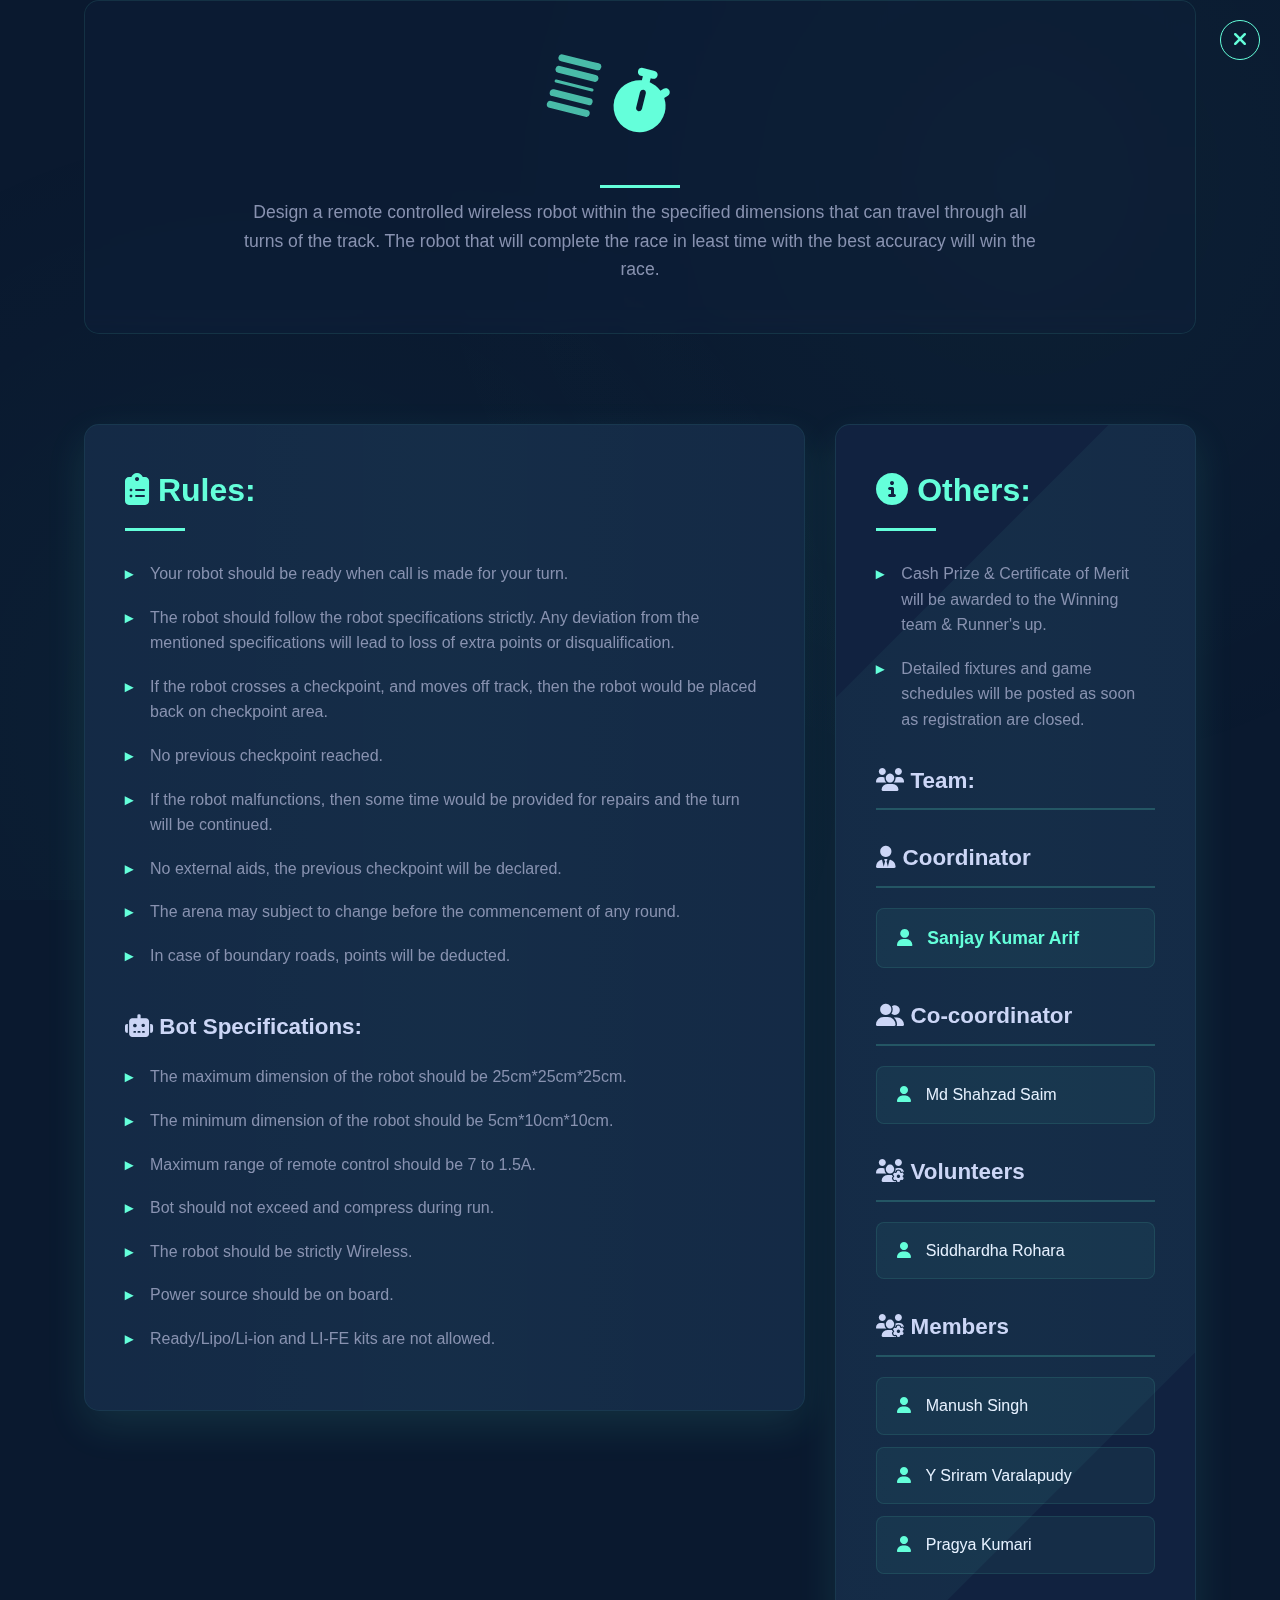
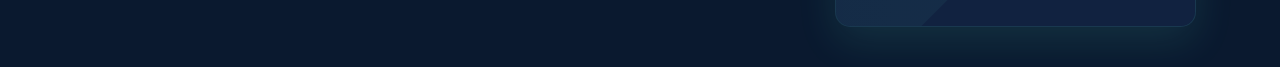
<file: rat.html>
<!DOCTYPE html>
<html lang="en">
<head>
    <meta charset="UTF-8">
    <meta name="viewport" content="width=device-width, initial-scale=1.0">
    <title>Race Against Time - Competition Rules</title>
    <link rel="stylesheet" href="https://cdnjs.cloudflare.com/ajax/libs/font-awesome/6.4.0/css/all.min.css">
    <style>
        /* Global Styles - Matching your theme */
        * {
            margin: 0;
            padding: 0;
            box-sizing: border-box;
            font-family: 'Segoe UI', Tahoma, Geneva, Verdana, sans-serif;
        }

        body {
            background-color: #0a192f;
            color: #e6f1ff;
            line-height: 1.6;
            overflow-x: hidden;
        }

        .container {
            width: 90%;
            max-width: 1200px;
            margin: 0 auto;
            padding: 0 20px;
        }

        /* Close button */
        .close-btn {
            position: fixed;
            top: 20px;
            right: 20px;
            background: transparent;
            border: 1px solid #64ffda;
            color: #64ffda;
            font-size: 1.2rem;
            width: 40px;
            height: 40px;
            border-radius: 50%;
            cursor: pointer;
            transition: all 0.3s ease;
            z-index: 1000;
            display: flex;
            align-items: center;
            justify-content: center;
        }

        .close-btn:hover {
            background: rgba(100, 255, 218, 0.1);
            transform: scale(1.1);
        }

        .event-header {
            text-align: center;
            margin-bottom: 50px;
            color: #e6f1ff;
            background: rgba(17, 34, 64, 0.3);
            border-radius: 15px;
            padding: 50px;
            backdrop-filter: blur(10px);
            border: 1px solid rgba(100, 255, 218, 0.1);
            position: relative;
            overflow: hidden;
        }

        .event-header::before {
            content: '';
            position: absolute;
            top: 0;
            left: -100%;
            width: 100%;
            height: 100%;
            background: linear-gradient(90deg, transparent, rgba(100, 255, 218, 0.1), transparent);
            animation: slideIn 3s ease-in-out infinite;
        }

        @keyframes slideIn {
            0% { left: -100%; }
            50% { left: 100%; }
            100% { left: 100%; }
        }

        .stopwatch-icon {
            font-size: 4rem;
            margin-bottom: 25px;
            color: #64ffda;
            position: relative;
            display: inline-block;
            animation: tick 2s infinite;
        }

        .stopwatch-icon::before {
            content: '';
            position: absolute;
            left: -60px;
            top: 50%;
            transform: translateY(-50%);
            width: 40px;
            height: 3px;
            background: #64ffda;
            border-radius: 2px;
            box-shadow: 
                0 -12px 0 2px #64ffda,
                0 -24px 0 2px #64ffda,
                0 12px 0 2px #64ffda,
                0 24px 0 2px #64ffda;
            opacity: 0.7;
        }

        @keyframes tick {
            0%, 100% { transform: rotate(0deg); }
            25% { transform: rotate(-3deg); }
            75% { transform: rotate(3deg); }
        }

        .event-title {
            font-size: 3rem;
            margin-bottom: 20px;
            color: #64ffda;
            position: relative;
        }

        .event-title::after {
            content: '';
            position: absolute;
            bottom: -10px;
            left: 50%;
            transform: translateX(-50%);
            width: 80px;
            height: 3px;
            background-color: #64ffda;
        }

        .event-description {
            font-size: 1.1rem;
            color: #8892b0;
            line-height: 1.6;
            max-width: 800px;
            margin: 0 auto;
        }

        .content-grid {
            display: grid;
            grid-template-columns: 2fr 1fr;
            gap: 30px;
            align-items: start;
            padding: 40px 0;
        }

        .rules-section {
            background: #112240;
            color: #e6f1ff;
            border-radius: 15px;
            padding: 40px;
            box-shadow: 0 10px 30px rgba(0, 0, 0, 0.3);
            border: 1px solid rgba(100, 255, 218, 0.1);
            position: relative;
            overflow: hidden;
        }

        .rules-section::before {
            content: '';
            position: absolute;
            top: -50%;
            left: -50%;
            width: 200%;
            height: 200%;
            background: linear-gradient(45deg, transparent, rgba(100, 255, 218, 0.05), transparent);
            transform: rotate(45deg);
            transition: all 0.5s ease;
            z-index: 1;
        }

        .rules-section:hover::before {
            animation: shine 2s ease;
        }

        @keyframes shine {
            0% { transform: translateX(-100%) rotate(45deg); }
            100% { transform: translateX(100%) rotate(45deg); }
        }

        .team-section {
            background: #112240;
            color: #e6f1ff;
            border-radius: 15px;
            padding: 40px;
            box-shadow: 0 10px 30px rgba(0, 0, 0, 0.3);
            border: 1px solid rgba(100, 255, 218, 0.1);
            position: relative;
            overflow: hidden;
        }

        .team-section::before {
            content: '';
            position: absolute;
            top: -50%;
            left: -50%;
            width: 200%;
            height: 200%;
            background: linear-gradient(45deg, transparent, rgba(100, 255, 218, 0.05), transparent);
            transform: rotate(45deg);
            transition: all 0.5s ease;
            z-index: 1;
        }

        .team-section:hover::before {
            animation: shine 2s ease;
        }

        h2 {
            font-size: 2rem;
            margin-bottom: 30px;
            color: #64ffda;
            position: relative;
            padding-bottom: 15px;
            z-index: 2;
        }

        h2::after {
            content: '';
            position: absolute;
            bottom: 0;
            left: 0;
            width: 60px;
            height: 3px;
            background: #64ffda;
        }

        h3 {
            font-size: 1.4rem;
            margin: 30px 0 20px 0;
            color: #ccd6f6;
            position: relative;
            z-index: 2;
        }

        .team-section h3 {
            border-bottom: 2px solid rgba(100, 255, 218, 0.2);
            padding-bottom: 10px;
        }

        ul {
            list-style: none;
            margin-left: 0;
            position: relative;
            z-index: 2;
        }

        li {
            margin-bottom: 18px;
            padding-left: 25px;
            position: relative;
            line-height: 1.6;
            color: #8892b0;
            transition: all 0.3s ease;
        }

        li::before {
            content: '▸';
            position: absolute;
            left: 0;
            color: #64ffda;
            font-weight: bold;
            font-size: 1rem;
        }

        li:hover {
            color: #ccd6f6;
            transform: translateX(10px);
        }

        .bot-specs {
            margin-top: 40px;
        }

        .member-item {
            background: rgba(100, 255, 218, 0.05);
            border: 1px solid rgba(100, 255, 218, 0.1);
            border-radius: 8px;
            padding: 15px 20px;
            margin-bottom: 12px;
            transition: all 0.3s ease;
            position: relative;
            z-index: 2;
            cursor: pointer;
        }

        .member-item:hover {
            background: rgba(100, 255, 218, 0.1);
            border-color: #64ffda;
            transform: translateX(5px);
            box-shadow: 0 5px 15px rgba(0, 0, 0, 0.2);
        }

        .coordinator {
            font-weight: 600;
            font-size: 1.1rem;
            color: #64ffda;
        }

        .member-item i {
            margin-right: 10px;
            color: #64ffda;
        }

        /* Responsive Design */
        @media (max-width: 768px) {
            body {
                padding: 10px;
            }

            .content-grid {
                grid-template-columns: 1fr;
                gap: 20px;
            }

            .rules-section, .team-section {
                padding: 25px;
            }

            .event-header {
                padding: 30px 20px;
            }

            .stopwatch-icon {
                font-size: 3rem;
            }

            .stopwatch-icon::before {
                left: -45px;
                width: 30px;
                height: 2px;
                box-shadow: 
                    0 -10px 0 1px #64ffda,
                    0 -20px 0 1px #64ffda,
                    0 10px 0 1px #64ffda,
                    0 20px 0 1px #64ffda;
            }

            h2 {
                font-size: 1.6rem;
            }

            h3 {
                font-size: 1.2rem;
            }

            .event-title {
                font-size: 2.2rem;
            }

            .event-description {
                font-size: 1rem;
            }

            li {
                margin-bottom: 15px;
                font-size: 0.95rem;
            }
        }

        @media (max-width: 480px) {
            .rules-section, .team-section {
                padding: 20px;
            }

            .event-header {
                padding: 25px 15px;
            }

            .stopwatch-icon {
                font-size: 2.5rem;
            }

            .stopwatch-icon::before {
                left: -35px;
                width: 25px;
                height: 2px;
            }

            h2 {
                font-size: 1.4rem;
            }

            .event-title {
                font-size: 1.8rem;
            }

            li {
                font-size: 0.9rem;
                line-height: 1.5;
            }
        }

        /* Animation for page load */
        .rules-section, .team-section {
            animation: slideInUp 0.8s ease-out;
        }

        .team-section {
            animation-delay: 0.2s;
        }

        .event-header {
            animation: fadeInDown 1s ease-out;
        }

        @keyframes slideInUp {
            from {
                opacity: 0;
                transform: translateY(40px);
            }
            to {
                opacity: 1;
                transform: translateY(0);
            }
        }

        @keyframes fadeInDown {
            from {
                opacity: 0;
                transform: translateY(-40px);
            }
            to {
                opacity: 1;
                transform: translateY(0);
            }
        }

        /* Scroll behavior */
        html {
            scroll-behavior: smooth;
        }

        /* Interactive glow effects */
        .rules-section:hover, .team-section:hover {
            box-shadow: 0 15px 40px rgba(100, 255, 218, 0.1);
        }

        /* Background animation */
        body::before {
            content: '';
            position: fixed;
            top: 0;
            left: 0;
            width: 100%;
            height: 100%;
            background: radial-gradient(circle at 20% 80%, rgba(100, 255, 218, 0.03) 0%, transparent 50%),
                        radial-gradient(circle at 80% 20%, rgba(100, 255, 218, 0.03) 0%, transparent 50%);
            z-index: -1;
            animation: backgroundShift 10s ease-in-out infinite;
        }

        @keyframes backgroundShift {
            0%, 100% { opacity: 0.3; }
            50% { opacity: 0.6; }
        }
    </style>
</head>
<body>
   <a href="./index.html"> <button class="close-btn" onclick="window.close()" title="Close">
        <i class="fas fa-times"></i>
    </button></a>

    <div class="container">
        <div class="event-header">
            <div class="stopwatch-icon">
                <i class="fas fa-stopwatch"></i>
            </div>
            <h1 class="event-title">Race Against Time</h1>
            <p class="event-description">
                Design a remote controlled wireless robot within the specified dimensions that can travel through all turns of the track. The robot that will complete the race in least time with the best accuracy will win the race.
            </p>
        </div>

        <div class="content-grid">
            <div class="rules-section">
                <h2><i class="fas fa-clipboard-list"></i> Rules:</h2>
                <ul>
                    <li>Your robot should be ready when call is made for your turn.</li>
                    <li>The robot should follow the robot specifications strictly. Any deviation from the mentioned specifications will lead to loss of extra points or disqualification.</li>
                    <li>If the robot crosses a checkpoint, and moves off track, then the robot would be placed back on checkpoint area.</li>
                    <li>No previous checkpoint reached.</li>
                    <li>If the robot malfunctions, then some time would be provided for repairs and the turn will be continued.</li>
                    <li>No external aids, the previous checkpoint will be declared.</li>
                    <li>The arena may subject to change before the commencement of any round.</li>
                    <li>In case of boundary roads, points will be deducted.</li>
                </ul>

                <div class="bot-specs">
                    <h3><i class="fas fa-robot"></i> Bot Specifications:</h3>
                    <ul>
                        <li>The maximum dimension of the robot should be 25cm*25cm*25cm.</li>
                        <li>The minimum dimension of the robot should be 5cm*10cm*10cm.</li>
                        <li>Maximum range of remote control should be 7 to 1.5A.</li>
                        <li>Bot should not exceed and compress during run.</li>
                        <li>The robot should be strictly Wireless.</li>
                        <li>Power source should be on board.</li>
                        <li>Ready/Lipo/Li-ion and LI-FE kits are not allowed.</li>
                    </ul>
                </div>
            </div>

            <div class="team-section">
                <h2><i class="fas fa-info-circle"></i> Others:</h2>
                <ul>
                    <li>Cash Prize & Certificate of Merit will be awarded to the Winning team & Runner's up.</li>
                    <li>Detailed fixtures and game schedules will be posted as soon as registration are closed.</li>
                </ul>

                <h3><i class="fas fa-users"></i> Team:</h3>
                
                <h3><i class="fas fa-user-tie"></i> Coordinator</h3>
                <div class="member-item coordinator">
                    <i class="fas fa-user"></i> Sanjay Kumar Arif
                </div>

                <h3><i class="fas fa-user-friends"></i> Co-coordinator</h3>
                <div class="member-item">
                    <i class="fas fa-user"></i> Md Shahzad Saim
                </div>

                <h3><i class="fas fa-users-cog"></i> Volunteers</h3>
                <div class="member-item">
                    <i class="fas fa-user"></i> Siddhardha Rohara
                </div>

                <h3><i class="fas fa-users-cog"></i> Members</h3>
                <div class="member-item">
                    <i class="fas fa-user"></i> Manush Singh
                </div>
                <div class="member-item">
                    <i class="fas fa-user"></i> Y Sriram Varalapudy
                </div>
                <div class="member-item">
                    <i class="fas fa-user"></i> Pragya Kumari
                </div>
            </div>
        </div>
    </div>

    <script>
        // Enhanced JavaScript with cyberpunk theme effects
        document.addEventListener('DOMContentLoaded', function() {
            // Add click animation to member items
            const memberItems = document.querySelectorAll('.member-item');
            memberItems.forEach(item => {
                item.addEventListener('click', function() {
                    this.style.transform = 'scale(0.95) translateX(5px)';
                    this.style.boxShadow = '0 0 20px rgba(100, 255, 218, 0.3)';
                    setTimeout(() => {
                        this.style.transform = 'translateX(5px)';
                        this.style.boxShadow = '0 5px 15px rgba(0, 0, 0, 0.2)';
                    }, 150);
                });
            });

            // Enhanced hover effect for list items
            const listItems = document.querySelectorAll('li');
            listItems.forEach(item => {
                item.addEventListener('mouseenter', function() {
                    this.style.paddingLeft = '30px';
                    this.style.borderLeft = '2px solid #64ffda';
                });
                
                item.addEventListener('mouseleave', function() {
                    this.style.paddingLeft = '25px';
                    this.style.borderLeft = 'none';
                });
            });

            // Cyberpunk typing effect for title
            const title = document.querySelector('.event-title');
            const originalText = title.textContent;
            title.textContent = '';
            
            let i = 0;
            const typeWriter = () => {
                if (i < originalText.length) {
                    title.textContent += originalText.charAt(i);
                    // Add cursor effect
                    title.innerHTML = title.textContent + '<span style="animation: blink 1s infinite;">|</span>';
                    i++;
                    setTimeout(typeWriter, 100);
                } else {
                    // Remove cursor after typing complete
                    setTimeout(() => {
                        title.textContent = originalText;
                    }, 2000);
                }
            };
            
            setTimeout(typeWriter, 1000);

            // Enhanced scroll-based animations
            const observerOptions = {
                threshold: 0.1,
                rootMargin: '0px 0px -50px 0px'
            };

            const observer = new IntersectionObserver((entries) => {
                entries.forEach(entry => {
                    if (entry.isIntersecting) {
                        entry.target.style.opacity = '1';
                        entry.target.style.transform = 'translateY(0)';
                        // Add glow effect on scroll
                        entry.target.style.boxShadow = '0 15px 40px rgba(100, 255, 218, 0.1)';
                    }
                });
            }, observerOptions);

            // Observe sections
            const sections = document.querySelectorAll('.rules-section, .team-section');
            sections.forEach(section => {
                observer.observe(section);
            });

            // Cyberpunk stopwatch animation
            const stopwatch = document.querySelector('.stopwatch-icon');
            let rotation = 0;
            setInterval(() => {
                rotation += 2;
                stopwatch.style.transform = `rotate(${rotation}deg)`;
                
                // Add pulsing glow effect
                if (rotation % 180 === 0) {
                    stopwatch.style.filter = 'drop-shadow(0 0 20px #64ffda)';
                    setTimeout(() => {
                        stopwatch.style.filter = 'none';
                    }, 200);
                }
            }, 100);

            // Racing line effect
            const createRacingLine = () => {
                const line = document.createElement('div');
                line.style.cssText = `
                    position: fixed;
                    top: ${Math.random() * 100}%;
                    left: -200px;
                    width: 100px;
                    height: 2px;
                    background: linear-gradient(90deg, transparent, #64ffda, transparent);
                    z-index: -1;
                    animation: raceLine 2s linear;
                    pointer-events: none;
                `;
                
                document.body.appendChild(line);
                
                setTimeout(() => line.remove(), 2000);
            };

            // Add CSS for racing line animation
            if (!document.getElementById('racing-styles')) {
                const style = document.createElement('style');
                style.id = 'racing-styles';
                style.textContent = `
                    @keyframes raceLine {
                        0% { left: -200px; opacity: 0; }
                        10% { opacity: 1; }
                        90% { opacity: 1; }
                        100% { left: 100vw; opacity: 0; }
                    }
                    
                    @keyframes blink {
                        0%, 100% { opacity: 1; }
                        50% { opacity: 0; }
                    }
                `;
                document.head.appendChild(style);
            }

            // Create racing lines periodically
            setInterval(createRacingLine, 3000);

            // Cyberpunk glitch effect for headers occasionally
            const glitchEffect = (element) => {
                const originalText = element.textContent;
                const glitchChars = '!@#$%^&*()_+-=[]{}|;:,.<>?';
                let glitchText = '';
                
                for (let i = 0; i < originalText.length; i++) {
                    if (Math.random() > 0.8) {
                        glitchText += glitchChars[Math.floor(Math.random() * glitchChars.length)];
                    } else {
                        glitchText += originalText[i];
                    }
                }
                
                element.textContent = glitchText;
                element.style.color = '#ff6b6b';
                
                setTimeout(() => {
                    element.textContent = originalText;
                    element.style.color = '#64ffda';
                }, 100);
            };

            // Apply glitch effect rarely to section headers
            setInterval(() => {
                if (Math.random() > 0.95) {
                    const headers = document.querySelectorAll('h2');
                    headers.forEach(header => {
                        if (Math.random() > 0.7) {
                            glitchEffect(header);
                        }
                    });
                }
            }, 5000);
        });

        // Enhanced keyboard navigation with sound effects (visual)
        document.addEventListener('keydown', function(e) {
            if (e.key === 'ArrowUp' || e.key === 'ArrowDown') {
                e.preventDefault();
                const sections = document.querySelectorAll('.rules-section, .team-section');
                
                sections.forEach(section => {
                    section.style.transform = 'scale(0.98)';
                    setTimeout(() => {
                        section.style.transform = 'scale(1)';
                    }, 100);
                });
            }
        });
    </script>
</body>
</html>
</file>
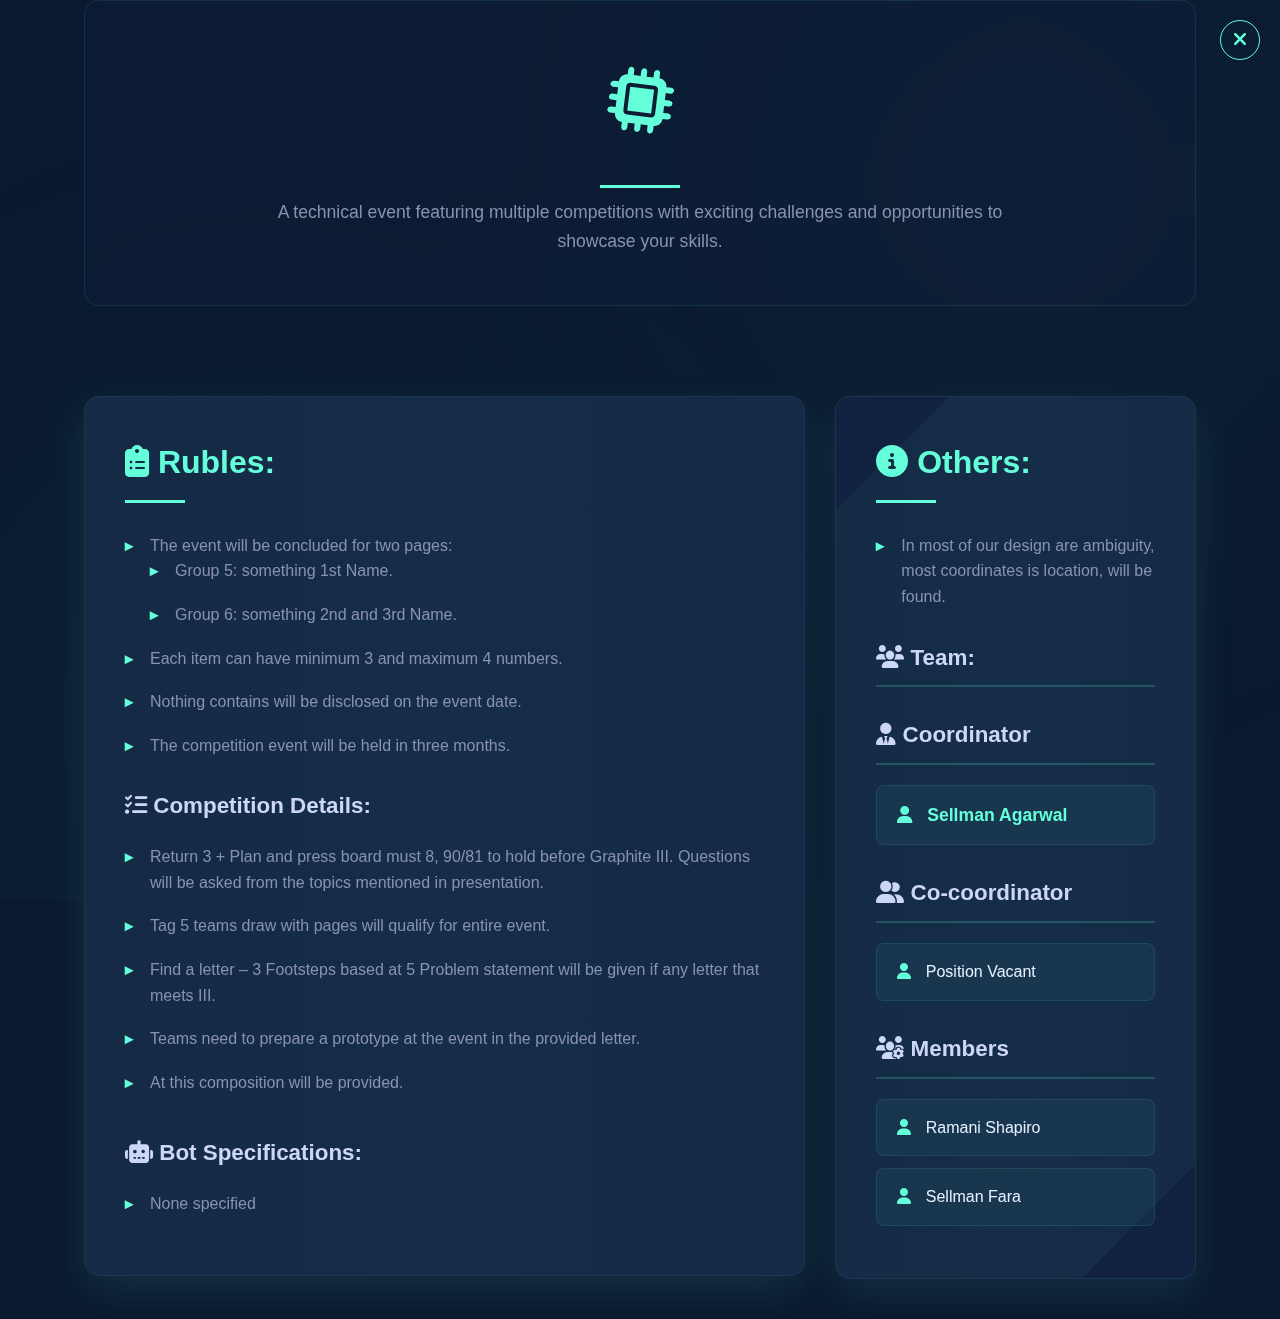
<file: techstorm.html>
<!DOCTYPE html>
<html lang="en">
<head>
    <meta charset="UTF-8">
    <meta name="viewport" content="width=device-width, initial-scale=1.0">
    <title>Techstorm - Event Details</title>
    <link rel="stylesheet" href="https://cdnjs.cloudflare.com/ajax/libs/font-awesome/6.4.0/css/all.min.css">
    <style>
        /* Global Styles - Matching your theme */
        * {
            margin: 0;
            padding: 0;
            box-sizing: border-box;
            font-family: 'Segoe UI', Tahoma, Geneva, Verdana, sans-serif;
        }

        body {
            background-color: #0a192f;
            color: #e6f1ff;
            line-height: 1.6;
            overflow-x: hidden;
        }

        .container {
            width: 90%;
            max-width: 1200px;
            margin: 0 auto;
            padding: 0 20px;
        }

        /* Close button */
        .close-btn {
            position: fixed;
            top: 20px;
            right: 20px;
            background: transparent;
            border: 1px solid #64ffda;
            color: #64ffda;
            font-size: 1.2rem;
            width: 40px;
            height: 40px;
            border-radius: 50%;
            cursor: pointer;
            transition: all 0.3s ease;
            z-index: 1000;
            display: flex;
            align-items: center;
            justify-content: center;
        }

        .close-btn:hover {
            background: rgba(100, 255, 218, 0.1);
            transform: scale(1.1);
        }

        .event-header {
            text-align: center;
            margin-bottom: 50px;
            color: #e6f1ff;
            background: rgba(17, 34, 64, 0.3);
            border-radius: 15px;
            padding: 50px;
            backdrop-filter: blur(10px);
            border: 1px solid rgba(100, 255, 218, 0.1);
            position: relative;
            overflow: hidden;
        }

        .event-header::before {
            content: '';
            position: absolute;
            top: 0;
            left: -100%;
            width: 100%;
            height: 100%;
            background: linear-gradient(90deg, transparent, rgba(100, 255, 218, 0.1), transparent);
            animation: slideIn 3s ease-in-out infinite;
        }

        @keyframes slideIn {
            0% { left: -100%; }
            50% { left: 100%; }
            100% { left: 100%; }
        }

        .tech-icon {
            font-size: 4rem;
            margin-bottom: 25px;
            color: #64ffda;
            position: relative;
            display: inline-block;
            animation: pulse 2s infinite;
        }

        @keyframes pulse {
            0%, 100% { transform: scale(1); }
            50% { transform: scale(1.05); }
        }

        .event-title {
            font-size: 3rem;
            margin-bottom: 20px;
            color: #64ffda;
            position: relative;
        }

        .event-title::after {
            content: '';
            position: absolute;
            bottom: -10px;
            left: 50%;
            transform: translateX(-50%);
            width: 80px;
            height: 3px;
            background-color: #64ffda;
        }

        .event-description {
            font-size: 1.1rem;
            color: #8892b0;
            line-height: 1.6;
            max-width: 800px;
            margin: 0 auto;
        }

        .content-grid {
            display: grid;
            grid-template-columns: 2fr 1fr;
            gap: 30px;
            align-items: start;
            padding: 40px 0;
        }

        .rules-section {
            background: #112240;
            color: #e6f1ff;
            border-radius: 15px;
            padding: 40px;
            box-shadow: 0 10px 30px rgba(0, 0, 0, 0.3);
            border: 1px solid rgba(100, 255, 218, 0.1);
            position: relative;
            overflow: hidden;
        }

        .rules-section::before {
            content: '';
            position: absolute;
            top: -50%;
            left: -50%;
            width: 200%;
            height: 200%;
            background: linear-gradient(45deg, transparent, rgba(100, 255, 218, 0.05), transparent);
            transform: rotate(45deg);
            transition: all 0.5s ease;
            z-index: 1;
        }

        .rules-section:hover::before {
            animation: shine 2s ease;
        }

        @keyframes shine {
            0% { transform: translateX(-100%) rotate(45deg); }
            100% { transform: translateX(100%) rotate(45deg); }
        }

        .team-section {
            background: #112240;
            color: #e6f1ff;
            border-radius: 15px;
            padding: 40px;
            box-shadow: 0 10px 30px rgba(0, 0, 0, 0.3);
            border: 1px solid rgba(100, 255, 218, 0.1);
            position: relative;
            overflow: hidden;
        }

        .team-section::before {
            content: '';
            position: absolute;
            top: -50%;
            left: -50%;
            width: 200%;
            height: 200%;
            background: linear-gradient(45deg, transparent, rgba(100, 255, 218, 0.05), transparent);
            transform: rotate(45deg);
            transition: all 0.5s ease;
            z-index: 1;
        }

        .team-section:hover::before {
            animation: shine 2s ease;
        }

        h2 {
            font-size: 2rem;
            margin-bottom: 30px;
            color: #64ffda;
            position: relative;
            padding-bottom: 15px;
            z-index: 2;
        }

        h2::after {
            content: '';
            position: absolute;
            bottom: 0;
            left: 0;
            width: 60px;
            height: 3px;
            background: #64ffda;
        }

        h3 {
            font-size: 1.4rem;
            margin: 30px 0 20px 0;
            color: #ccd6f6;
            position: relative;
            z-index: 2;
        }

        .team-section h3 {
            border-bottom: 2px solid rgba(100, 255, 218, 0.2);
            padding-bottom: 10px;
        }

        ul {
            list-style: none;
            margin-left: 0;
            position: relative;
            z-index: 2;
        }

        li {
            margin-bottom: 18px;
            padding-left: 25px;
            position: relative;
            line-height: 1.6;
            color: #8892b0;
            transition: all 0.3s ease;
        }

        li::before {
            content: '▸';
            position: absolute;
            left: 0;
            color: #64ffda;
            font-weight: bold;
            font-size: 1rem;
        }

        li:hover {
            color: #ccd6f6;
            transform: translateX(10px);
        }

        .bot-specs {
            margin-top: 40px;
        }

        .member-item {
            background: rgba(100, 255, 218, 0.05);
            border: 1px solid rgba(100, 255, 218, 0.1);
            border-radius: 8px;
            padding: 15px 20px;
            margin-bottom: 12px;
            transition: all 0.3s ease;
            position: relative;
            z-index: 2;
            cursor: pointer;
        }

        .member-item:hover {
            background: rgba(100, 255, 218, 0.1);
            border-color: #64ffda;
            transform: translateX(5px);
            box-shadow: 0 5px 15px rgba(0, 0, 0, 0.2);
        }

        .coordinator {
            font-weight: 600;
            font-size: 1.1rem;
            color: #64ffda;
        }

        .member-item i {
            margin-right: 10px;
            color: #64ffda;
        }

        /* Responsive Design */
        @media (max-width: 768px) {
            body {
                padding: 10px;
            }

            .content-grid {
                grid-template-columns: 1fr;
                gap: 20px;
            }

            .rules-section, .team-section {
                padding: 25px;
            }

            .event-header {
                padding: 30px 20px;
            }

            .tech-icon {
                font-size: 3rem;
            }

            h2 {
                font-size: 1.6rem;
            }

            h3 {
                font-size: 1.2rem;
            }

            .event-title {
                font-size: 2.2rem;
            }

            .event-description {
                font-size: 1rem;
            }

            li {
                margin-bottom: 15px;
                font-size: 0.95rem;
            }
        }

        @media (max-width: 480px) {
            .rules-section, .team-section {
                padding: 20px;
            }

            .event-header {
                padding: 25px 15px;
            }

            .tech-icon {
                font-size: 2.5rem;
            }

            h2 {
                font-size: 1.4rem;
            }

            .event-title {
                font-size: 1.8rem;
            }

            li {
                font-size: 0.9rem;
                line-height: 1.5;
            }
        }

        /* Animation for page load */
        .rules-section, .team-section {
            animation: slideInUp 0.8s ease-out;
        }

        .team-section {
            animation-delay: 0.2s;
        }

        .event-header {
            animation: fadeInDown 1s ease-out;
        }

        @keyframes slideInUp {
            from {
                opacity: 0;
                transform: translateY(40px);
            }
            to {
                opacity: 1;
                transform: translateY(0);
            }
        }

        @keyframes fadeInDown {
            from {
                opacity: 0;
                transform: translateY(-40px);
            }
            to {
                opacity: 1;
                transform: translateY(0);
            }
        }

        /* Scroll behavior */
        html {
            scroll-behavior: smooth;
        }

        /* Interactive glow effects */
        .rules-section:hover, .team-section:hover {
            box-shadow: 0 15px 40px rgba(100, 255, 218, 0.1);
        }

        /* Background animation */
        body::before {
            content: '';
            position: fixed;
            top: 0;
            left: 0;
            width: 100%;
            height: 100%;
            background: radial-gradient(circle at 20% 80%, rgba(100, 255, 218, 0.03) 0%, transparent 50%),
                        radial-gradient(circle at 80% 20%, rgba(100, 255, 218, 0.03) 0%, transparent 50%);
            z-index: -1;
            animation: backgroundShift 10s ease-in-out infinite;
        }

        @keyframes backgroundShift {
            0%, 100% { opacity: 0.3; }
            50% { opacity: 0.6; }
        }
    </style>
</head>
<body>
    <a href="./index.html">
        <button class="close-btn" title="Close">
            <i class="fas fa-times"></i>
        </button>
    </a>

    <div class="container">
        <div class="event-header">
            <div class="tech-icon">
                <i class="fas fa-microchip"></i>
            </div>
            <h1 class="event-title">Techstorm</h1>
            <p class="event-description">
                A technical event featuring multiple competitions with exciting challenges and opportunities to showcase your skills.
            </p>
        </div>

        <div class="content-grid">
            <div class="rules-section">
                <h2><i class="fas fa-clipboard-list"></i> Rubles:</h2>
                <ul>
                    <li>The event will be concluded for two pages:
                        <ul>
                            <li>Group 5: something 1st Name.</li>
                            <li>Group 6: something 2nd and 3rd Name.</li>
                        </ul>
                    </li>
                    <li>Each item can have minimum 3 and maximum 4 numbers.</li>
                    <li>Nothing contains will be disclosed on the event date.</li>
                    <li>The competition event will be held in three months.</li>
                </ul>

                <h3><i class="fas fa-tasks"></i> Competition Details:</h3>
                <ul>
                    <li>Return 3 + Plan and press board must 8, 90/81 to hold before Graphite III. Questions will be asked from the topics mentioned in presentation.</li>
                    <li>Tag 5 teams draw with pages will qualify for entire event.</li>
                    <li>Find a letter – 3 Footsteps based at 5 Problem statement will be given if any letter that meets III.</li>
                    <li>Teams need to prepare a prototype at the event in the provided letter.</li>
                    <li>At this composition will be provided.</li>
                </ul>

                <div class="bot-specs">
                    <h3><i class="fas fa-robot"></i> Bot Specifications:</h3>
                    <ul>
                        <li>None specified</li>
                    </ul>
                </div>
            </div>

            <div class="team-section">
                <h2><i class="fas fa-info-circle"></i> Others:</h2>
                <ul>
                    <li>In most of our design are ambiguity, most coordinates is location, will be found.</li>
                </ul>

                <h3><i class="fas fa-users"></i> Team:</h3>
                
                <h3><i class="fas fa-user-tie"></i> Coordinator</h3>
                <div class="member-item coordinator">
                    <i class="fas fa-user"></i> Sellman Agarwal
                </div>

                <h3><i class="fas fa-user-friends"></i> Co-coordinator</h3>
                <div class="member-item">
                    <i class="fas fa-user"></i> Position Vacant
                </div>

                <h3><i class="fas fa-users-cog"></i> Members</h3>
                <div class="member-item">
                    <i class="fas fa-user"></i> Ramani Shapiro
                </div>
                <div class="member-item">
                    <i class="fas fa-user"></i> Sellman Fara
                </div>
            </div>
        </div>
    </div>

    <script>
        // Enhanced JavaScript with tech theme effects
        document.addEventListener('DOMContentLoaded', function() {
            // Add click animation to member items
            const memberItems = document.querySelectorAll('.member-item');
            memberItems.forEach(item => {
                item.addEventListener('click', function() {
                    this.style.transform = 'scale(0.95) translateX(5px)';
                    this.style.boxShadow = '0 0 20px rgba(100, 255, 218, 0.3)';
                    setTimeout(() => {
                        this.style.transform = 'translateX(5px)';
                        this.style.boxShadow = '0 5px 15px rgba(0, 0, 0, 0.2)';
                    }, 150);
                });
            });

            // Enhanced hover effect for list items
            const listItems = document.querySelectorAll('li');
            listItems.forEach(item => {
                item.addEventListener('mouseenter', function() {
                    this.style.paddingLeft = '30px';
                    this.style.borderLeft = '2px solid #64ffda';
                });
                
                item.addEventListener('mouseleave', function() {
                    this.style.paddingLeft = '25px';
                    this.style.borderLeft = 'none';
                });
            });

            // Tech typing effect for title
            const title = document.querySelector('.event-title');
            const originalText = title.textContent;
            title.textContent = '';
            
            let i = 0;
            const typeWriter = () => {
                if (i < originalText.length) {
                    title.textContent += originalText.charAt(i);
                    // Add cursor effect
                    title.innerHTML = title.textContent + '<span style="animation: blink 1s infinite;">|</span>';
                    i++;
                    setTimeout(typeWriter, 100);
                } else {
                    // Remove cursor after typing complete
                    setTimeout(() => {
                        title.textContent = originalText;
                    }, 2000);
                }
            };
            
            setTimeout(typeWriter, 1000);

            // Enhanced scroll-based animations
            const observerOptions = {
                threshold: 0.1,
                rootMargin: '0px 0px -50px 0px'
            };

            const observer = new IntersectionObserver((entries) => {
                entries.forEach(entry => {
                    if (entry.isIntersecting) {
                        entry.target.style.opacity = '1';
                        entry.target.style.transform = 'translateY(0)';
                        // Add glow effect on scroll
                        entry.target.style.boxShadow = '0 15px 40px rgba(100, 255, 218, 0.1)';
                    }
                });
            }, observerOptions);

            // Observe sections
            const sections = document.querySelectorAll('.rules-section, .team-section');
            sections.forEach(section => {
                observer.observe(section);
            });

            // Tech icon animation
            const techIcon = document.querySelector('.tech-icon');
            let rotation = 0;
            setInterval(() => {
                rotation += 1;
                techIcon.style.transform = `rotate(${rotation}deg)`;
                
                // Add pulsing glow effect
                if (rotation % 90 === 0) {
                    techIcon.style.filter = 'drop-shadow(0 0 20px #64ffda)';
                    setTimeout(() => {
                        techIcon.style.filter = 'none';
                    }, 200);
                }
            }, 100);

            // Digital data stream effect
            const createDataStream = () => {
                const stream = document.createElement('div');
                stream.style.cssText = `
                    position: fixed;
                    top: ${Math.random() * 100}%;
                    left: -200px;
                    width: 150px;
                    height: 1px;
                    background: linear-gradient(90deg, transparent, #64ffda, transparent);
                    z-index: -1;
                    animation: dataStream 3s linear;
                    pointer-events: none;
                `;
                
                document.body.appendChild(stream);
                
                setTimeout(() => stream.remove(), 3000);
            };

            // Add CSS for data stream animation
            if (!document.getElementById('data-stream-styles')) {
                const style = document.createElement('style');
                style.id = 'data-stream-styles';
                style.textContent = `
                    @keyframes dataStream {
                        0% { left: -200px; opacity: 0; }
                        10% { opacity: 1; }
                        90% { opacity: 1; }
                        100% { left: 100vw; opacity: 0; }
                    }
                    
                    @keyframes blink {
                        0%, 100% { opacity: 1; }
                        50% { opacity: 0; }
                    }
                `;
                document.head.appendChild(style);
            }

            // Create data streams periodically
            setInterval(createDataStream, 2500);

            // Tech glitch effect for headers occasionally
            const glitchEffect = (element) => {
                const originalText = element.textContent;
                const glitchChars = '010101@#$%&*';
                let glitchText = '';
                
                for (let i = 0; i < originalText.length; i++) {
                    if (Math.random() > 0.8) {
                        glitchText += glitchChars[Math.floor(Math.random() * glitchChars.length)];
                    } else {
                        glitchText += originalText[i];
                    }
                }
                
                element.textContent = glitchText;
                element.style.color = '#ff6b6b';
                
                setTimeout(() => {
                    element.textContent = originalText;
                    element.style.color = '#64ffda';
                }, 100);
            };

            // Apply glitch effect rarely to section headers
            setInterval(() => {
                if (Math.random() > 0.95) {
                    const headers = document.querySelectorAll('h2');
                    headers.forEach(header => {
                        if (Math.random() > 0.7) {
                            glitchEffect(header);
                        }
                    });
                }
            }, 5000);
        });

        // Enhanced keyboard navigation
        document.addEventListener('keydown', function(e) {
            if (e.key === 'ArrowUp' || e.key === 'ArrowDown') {
                e.preventDefault();
                const sections = document.querySelectorAll('.rules-section, .team-section');
                
                sections.forEach(section => {
                    section.style.transform = 'scale(0.98)';
                    setTimeout(() => {
                        section.style.transform = 'scale(1)';
                    }, 100);
                });
            }
        });
    </script>
</body>
</html>
</file>
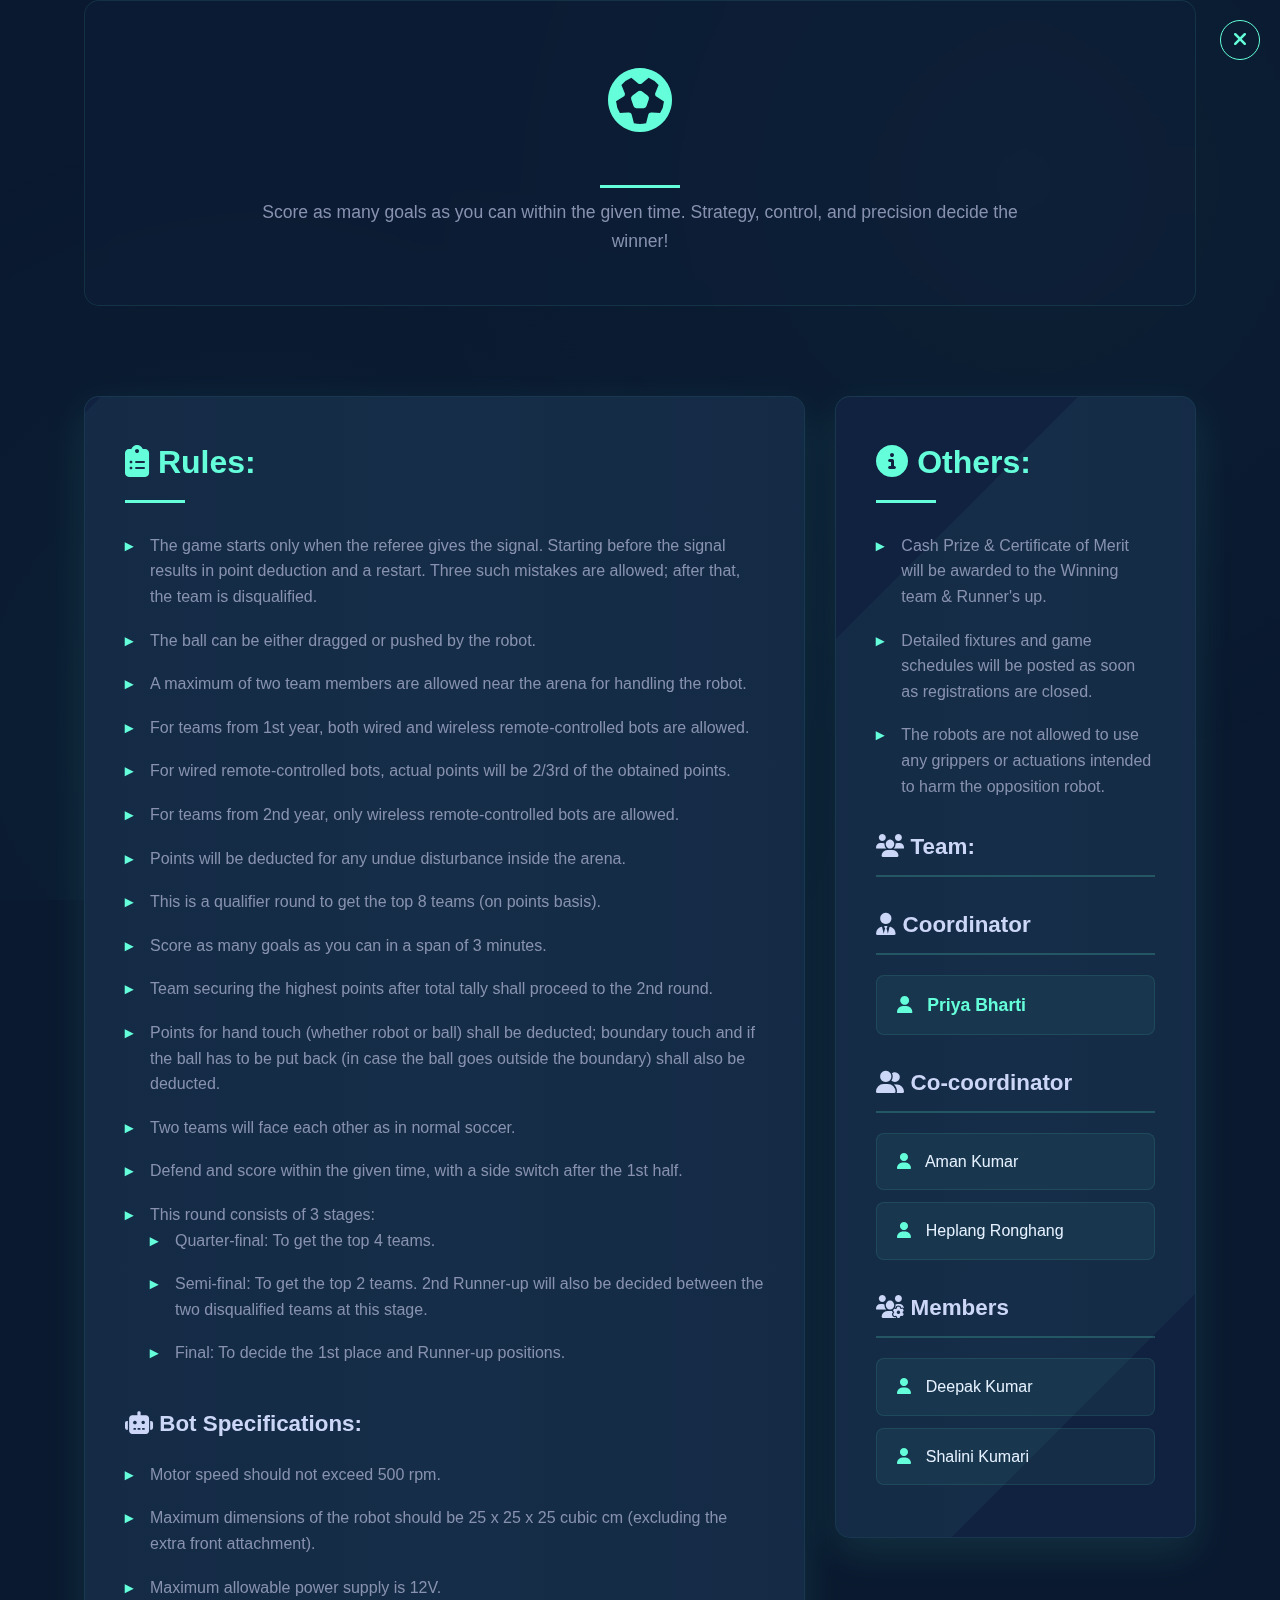
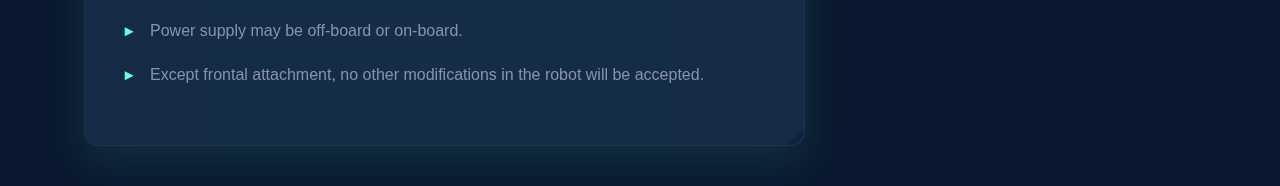
<file: Project/Code/gat.html>
<!DOCTYPE html>
<html lang="en">
<head>
    <meta charset="UTF-8" />
    <meta name="viewport" content="width=device-width, initial-scale=1.0" />
    <title>Goal Against Time - Event Details</title>
    <link rel="stylesheet" href="https://cdnjs.cloudflare.com/ajax/libs/font-awesome/6.4.0/css/all.min.css" />
    <style>
        /* Global Styles - Matching site theme */
        * { margin: 0; padding: 0; box-sizing: border-box; font-family: 'Segoe UI', Tahoma, Geneva, Verdana, sans-serif; }
        body { background-color: #0a192f; color: #e6f1ff; line-height: 1.6; overflow-x: hidden; }
        .container { width: 90%; max-width: 1200px; margin: 0 auto; padding: 0 20px; }

        /* Close button */
        .close-btn { position: fixed; top: 20px; right: 20px; background: transparent; border: 1px solid #64ffda; color: #64ffda; font-size: 1.2rem; width: 40px; height: 40px; border-radius: 50%; cursor: pointer; transition: all 0.3s ease; z-index: 1000; display: flex; align-items: center; justify-content: center; }
        .close-btn:hover { background: rgba(100, 255, 218, 0.1); transform: scale(1.1); }

        .event-header { text-align: center; margin-bottom: 50px; color: #e6f1ff; background: rgba(17, 34, 64, 0.3); border-radius: 15px; padding: 50px; backdrop-filter: blur(10px); border: 1px solid rgba(100, 255, 218, 0.1); position: relative; overflow: hidden; }
        .event-header::before { content: ''; position: absolute; top: 0; left: -100%; width: 100%; height: 100%; background: linear-gradient(90deg, transparent, rgba(100, 255, 218, 0.1), transparent); animation: slideIn 3s ease-in-out infinite; }
        @keyframes slideIn { 0% { left: -100%; } 50% { left: 100%; } 100% { left: 100%; } }

        .football-icon { font-size: 4rem; margin-bottom: 25px; color: #64ffda; position: relative; display: inline-block; animation: pulse 2s infinite; }
        @keyframes pulse { 0%, 100% { transform: scale(1); } 50% { transform: scale(1.05); } }

        .event-title { font-size: 3rem; margin-bottom: 20px; color: #64ffda; position: relative; }
        .event-title::after { content: ''; position: absolute; bottom: -10px; left: 50%; transform: translateX(-50%); width: 80px; height: 3px; background-color: #64ffda; }

        .event-description { font-size: 1.1rem; color: #8892b0; line-height: 1.6; max-width: 800px; margin: 0 auto; }

        .content-grid { display: grid; grid-template-columns: 2fr 1fr; gap: 30px; align-items: start; padding: 40px 0; }

        .rules-section, .team-section { background: #112240; color: #e6f1ff; border-radius: 15px; padding: 40px; box-shadow: 0 10px 30px rgba(0, 0, 0, 0.3); border: 1px solid rgba(100, 255, 218, 0.1); position: relative; overflow: hidden; }
        .rules-section::before, .team-section::before { content: ''; position: absolute; top: -50%; left: -50%; width: 200%; height: 200%; background: linear-gradient(45deg, transparent, rgba(100, 255, 218, 0.05), transparent); transform: rotate(45deg); transition: all 0.5s ease; z-index: 1; }
        .rules-section:hover::before, .team-section:hover::before { animation: shine 2s ease; }
        @keyframes shine { 0% { transform: translateX(-100%) rotate(45deg); } 100% { transform: translateX(100%) rotate(45deg); } }

        h2 { font-size: 2rem; margin-bottom: 30px; color: #64ffda; position: relative; padding-bottom: 15px; z-index: 2; }
        h2::after { content: ''; position: absolute; bottom: 0; left: 0; width: 60px; height: 3px; background: #64ffda; }
        h3 { font-size: 1.4rem; margin: 30px 0 20px; color: #ccd6f6; position: relative; z-index: 2; }
        .team-section h3 { border-bottom: 2px solid rgba(100, 255, 218, 0.2); padding-bottom: 10px; }

        ul { list-style: none; margin-left: 0; position: relative; z-index: 2; }
        li { margin-bottom: 18px; padding-left: 25px; position: relative; line-height: 1.6; color: #8892b0; transition: all 0.3s ease; }
        li::before { content: '▸'; position: absolute; left: 0; color: #64ffda; font-weight: bold; font-size: 1rem; }
        li:hover { color: #ccd6f6; transform: translateX(10px); }

        .bot-specs { margin-top: 40px; }
        .member-item { background: rgba(100, 255, 218, 0.05); border: 1px solid rgba(100, 255, 218, 0.1); border-radius: 8px; padding: 15px 20px; margin-bottom: 12px; transition: all 0.3s ease; position: relative; z-index: 2; cursor: pointer; }
        .member-item:hover { background: rgba(100, 255, 218, 0.1); border-color: #64ffda; transform: translateX(5px); box-shadow: 0 5px 15px rgba(0, 0, 0, 0.2); }
        .coordinator { font-weight: 600; font-size: 1.1rem; color: #64ffda; }
        .member-item i { margin-right: 10px; color: #64ffda; }

        /* Responsive */
        @media (max-width: 768px) { body { padding: 10px; } .content-grid { grid-template-columns: 1fr; gap: 20px; } .rules-section, .team-section { padding: 25px; } .event-header { padding: 30px 20px; } .football-icon { font-size: 3rem; } h2 { font-size: 1.6rem; } h3 { font-size: 1.2rem; } .event-title { font-size: 2.2rem; } .event-description { font-size: 1rem; } li { margin-bottom: 15px; font-size: 0.95rem; } }
        @media (max-width: 480px) { .rules-section, .team-section { padding: 20px; } .event-header { padding: 25px 15px; } .football-icon { font-size: 2.5rem; } h2 { font-size: 1.4rem; } .event-title { font-size: 1.8rem; } li { font-size: 0.9rem; line-height: 1.5; } }

        /* Page load animations */
        .rules-section, .team-section { animation: slideInUp 0.8s ease-out; }
        .team-section { animation-delay: 0.2s; }
        .event-header { animation: fadeInDown 1s ease-out; }
        @keyframes slideInUp { from { opacity: 0; transform: translateY(40px);} to { opacity: 1; transform: translateY(0);} }
        @keyframes fadeInDown { from { opacity: 0; transform: translateY(-40px);} to { opacity: 1; transform: translateY(0);} }

        /* Scroll behavior */
        html { scroll-behavior: smooth; }
        /* Background animation */
        body::before { content: ''; position: fixed; top: 0; left: 0; width: 100%; height: 100%; background: radial-gradient(circle at 20% 80%, rgba(100, 255, 218, 0.03) 0%, transparent 50%), radial-gradient(circle at 80% 20%, rgba(100, 255, 218, 0.03) 0%, transparent 50%); z-index: -1; animation: backgroundShift 10s ease-in-out infinite; }
        @keyframes backgroundShift { 0%, 100% { opacity: 0.3; } 50% { opacity: 0.6; } }
    </style>
</head>
<body>
    <a href="./index.html">
        <button class="close-btn" title="Close"><i class="fas fa-times"></i></button>
    </a>

    <div class="container">
        <div class="event-header">
            <div class="football-icon"><i class="fas fa-futbol"></i></div>
            <h1 class="event-title">Goal Against Time</h1>
            <p class="event-description">Score as many goals as you can within the given time. Strategy, control, and precision decide the winner!</p>
        </div>

        <div class="content-grid">
            <!-- Rules -->
            <div class="rules-section">
                <h2><i class="fas fa-clipboard-list"></i> Rules:</h2>
                <ul>
                    <li>The game starts only when the referee gives the signal. Starting before the signal results in point deduction and a restart. Three such mistakes are allowed; after that, the team is disqualified.</li>
                    <li>The ball can be either dragged or pushed by the robot.</li>
                    <li>A maximum of two team members are allowed near the arena for handling the robot.</li>
                    <li>For teams from 1st year, both wired and wireless remote-controlled bots are allowed.</li>
                    <li>For wired remote-controlled bots, actual points will be 2/3rd of the obtained points.</li>
                    <li>For teams from 2nd year, only wireless remote-controlled bots are allowed.</li>
                    <li>Points will be deducted for any undue disturbance inside the arena.</li>
                    <li>This is a qualifier round to get the top 8 teams (on points basis).</li>
                    <li>Score as many goals as you can in a span of 3 minutes.</li>
                    <li>Team securing the highest points after total tally shall proceed to the 2nd round.</li>
                    <li>Points for hand touch (whether robot or ball) shall be deducted; boundary touch and if the ball has to be put back (in case the ball goes outside the boundary) shall also be deducted.</li>
                    <li>Two teams will face each other as in normal soccer.</li>
                    <li>Defend and score within the given time, with a side switch after the 1st half.</li>
                    <li>This round consists of 3 stages:
                        <ul>
                            <li>Quarter-final: To get the top 4 teams.</li>
                            <li>Semi-final: To get the top 2 teams. 2nd Runner-up will also be decided between the two disqualified teams at this stage.</li>
                            <li>Final: To decide the 1st place and Runner-up positions.</li>
                        </ul>
                    </li>
                </ul>

                <div class="bot-specs">
                    <h3><i class="fas fa-robot"></i> Bot Specifications:</h3>
                    <ul>
                        <li>Motor speed should not exceed 500 rpm.</li>
                        <li>Maximum dimensions of the robot should be 25 x 25 x 25 cubic cm (excluding the extra front attachment).</li>
                        <li>Maximum allowable power supply is 12V.</li>
                        <li>Power supply may be off-board or on-board.</li>
                        <li>Except frontal attachment, no other modifications in the robot will be accepted.</li>
                    </ul>
                </div>
            </div>

            <!-- Others + Team -->
            <div class="team-section">
                <h2><i class="fas fa-info-circle"></i> Others:</h2>
                <ul>
                    <li>Cash Prize & Certificate of Merit will be awarded to the Winning team & Runner's up.</li>
                    <li>Detailed fixtures and game schedules will be posted as soon as registrations are closed.</li>
                    <li>The robots are not allowed to use any grippers or actuations intended to harm the opposition robot.</li>
                </ul>

                <h3><i class="fas fa-users"></i> Team:</h3>
                <h3><i class="fas fa-user-tie"></i> Coordinator</h3>
                <div class="member-item coordinator"><i class="fas fa-user"></i> Priya Bharti</div>

                <h3><i class="fas fa-user-friends"></i> Co-coordinator</h3>
                <div class="member-item"><i class="fas fa-user"></i> Aman Kumar</div>
                <div class="member-item"><i class="fas fa-user"></i> Heplang Ronghang</div>

                <h3><i class="fas fa-users-cog"></i> Members</h3>
                <div class="member-item"><i class="fas fa-user"></i> Deepak Kumar</div>
                <div class="member-item"><i class="fas fa-user"></i> Shalini Kumari</div>
            </div>
        </div>
    </div>

    <script>
        // Interactions similar to other event pages
        document.addEventListener('DOMContentLoaded', function() {
            const memberItems = document.querySelectorAll('.member-item');
            memberItems.forEach(item => {
                item.addEventListener('click', function() {
                    this.style.transform = 'scale(0.95) translateX(5px)';
                    this.style.boxShadow = '0 0 20px rgba(100, 255, 218, 0.3)';
                    setTimeout(() => {
                        this.style.transform = 'translateX(5px)';
                        this.style.boxShadow = '0 5px 15px rgba(0, 0, 0, 0.2)';
                    }, 150);
                });
            });

            const listItems = document.querySelectorAll('li');
            listItems.forEach(item => {
                item.addEventListener('mouseenter', function() {
                    this.style.paddingLeft = '30px';
                    this.style.borderLeft = '2px solid #64ffda';
                });
                item.addEventListener('mouseleave', function() {
                    this.style.paddingLeft = '25px';
                    this.style.borderLeft = 'none';
                });
            });

            // Title typing effect
            const title = document.querySelector('.event-title');
            const originalText = title.textContent; title.textContent = '';
            let i = 0; const typeWriter = () => {
                if (i < originalText.length) {
                    title.textContent += originalText.charAt(i);
                    title.innerHTML = title.textContent + '<span style="animation: blink 1s infinite;">|</span>';
                    i++; setTimeout(typeWriter, 100);
                } else { setTimeout(() => { title.textContent = originalText; }, 2000); }
            }; setTimeout(typeWriter, 800);

            // Intersection observer animations
            const observer = new IntersectionObserver((entries) => {
                entries.forEach(entry => {
                    if (entry.isIntersecting) {
                        entry.target.style.opacity = '1';
                        entry.target.style.transform = 'translateY(0)';
                        entry.target.style.boxShadow = '0 15px 40px rgba(100, 255, 218, 0.1)';
                    }
                });
            }, { threshold: 0.1, rootMargin: '0px 0px -50px 0px' });
            document.querySelectorAll('.rules-section, .team-section').forEach(s => observer.observe(s));
        });

        // Keyboard visual nudge
        document.addEventListener('keydown', function(e) {
            if (e.key === 'ArrowUp' || e.key === 'ArrowDown') {
                e.preventDefault();
                const sections = document.querySelectorAll('.rules-section, .team-section');
                sections.forEach(section => {
                    section.style.transform = 'scale(0.98)';
                    setTimeout(() => { section.style.transform = 'scale(1)'; }, 100);
                });
            }
        });
    </script>
</body>
</html>
</file>
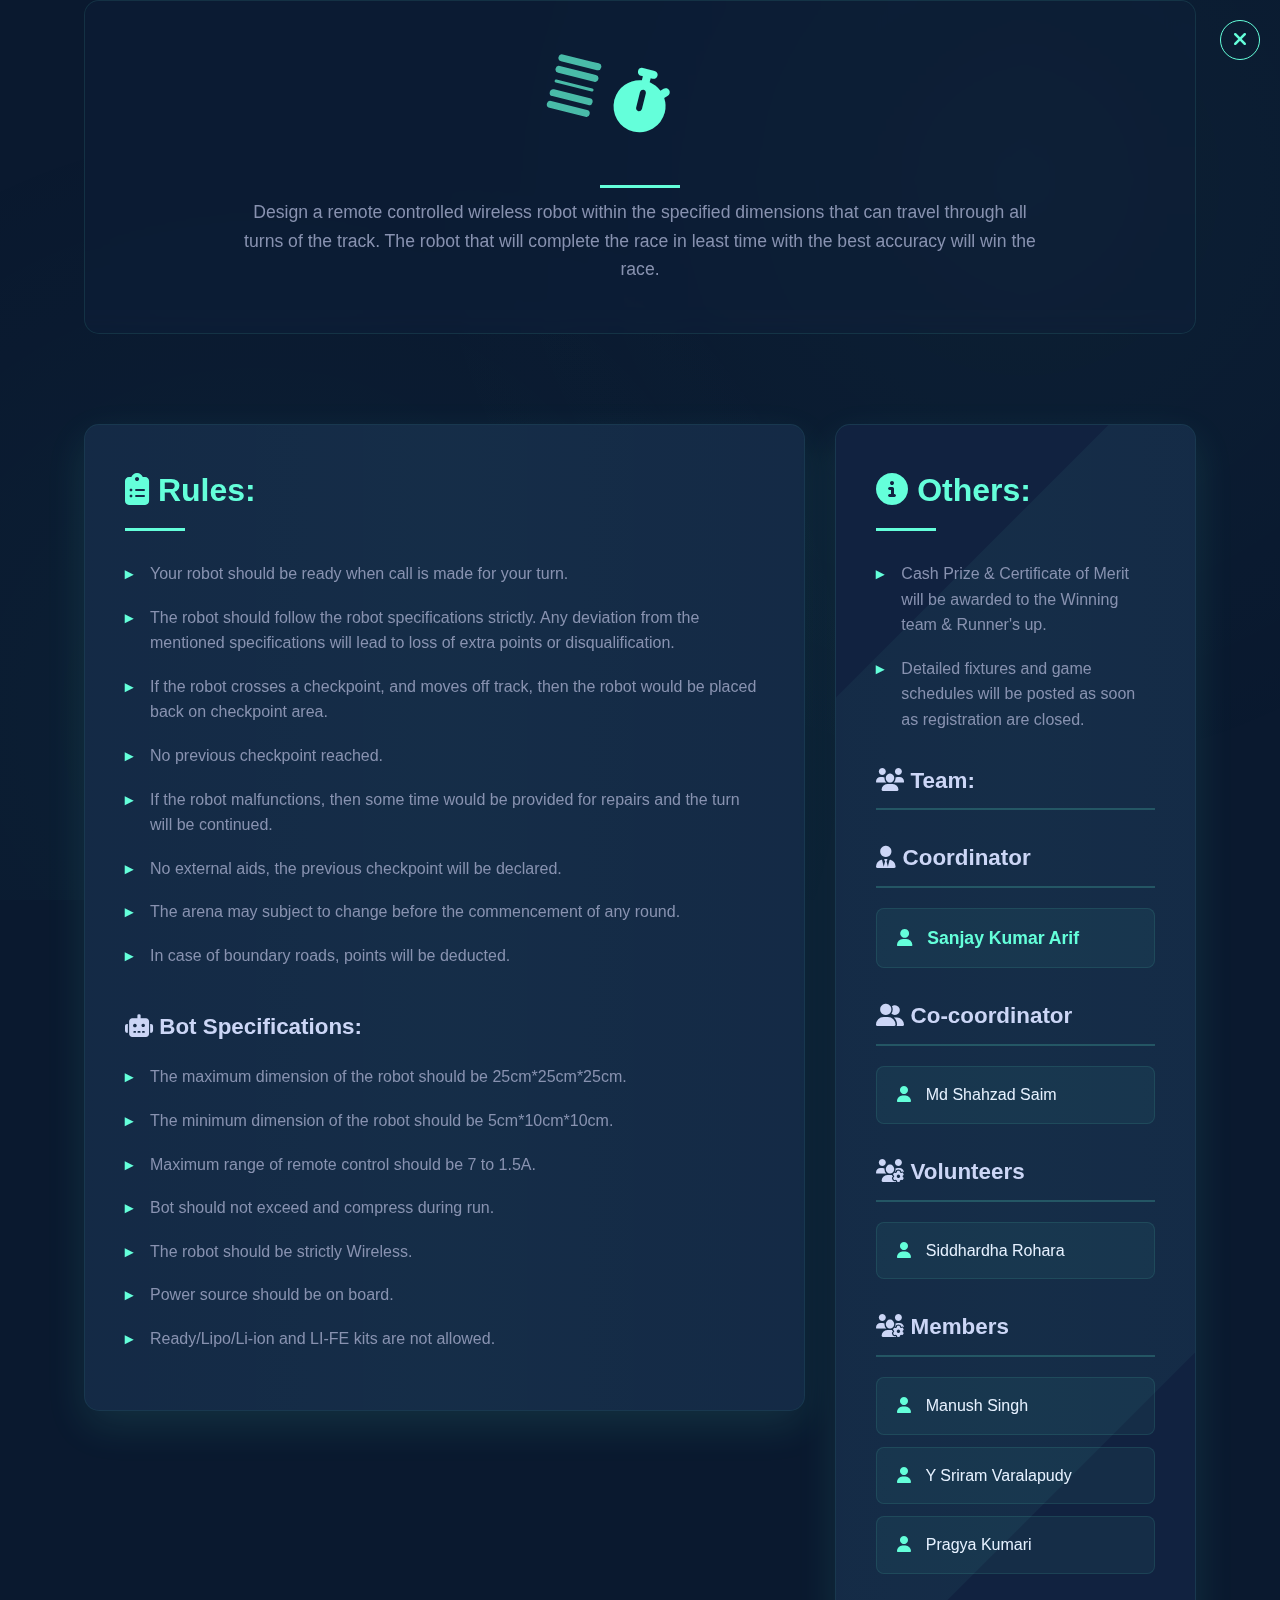
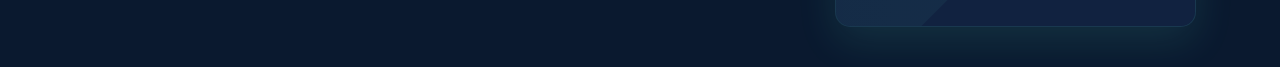
<file: Project/Code/rat.html>
<!DOCTYPE html>
<html lang="en">
<head>
    <meta charset="UTF-8">
    <meta name="viewport" content="width=device-width, initial-scale=1.0">
    <title>Race Against Time - Competition Rules</title>
    <link rel="stylesheet" href="https://cdnjs.cloudflare.com/ajax/libs/font-awesome/6.4.0/css/all.min.css">
    <style>
        /* Global Styles - Matching your theme */
        * {
            margin: 0;
            padding: 0;
            box-sizing: border-box;
            font-family: 'Segoe UI', Tahoma, Geneva, Verdana, sans-serif;
        }

        body {
            background-color: #0a192f;
            color: #e6f1ff;
            line-height: 1.6;
            overflow-x: hidden;
        }

        .container {
            width: 90%;
            max-width: 1200px;
            margin: 0 auto;
            padding: 0 20px;
        }

        /* Close button */
        .close-btn {
            position: fixed;
            top: 20px;
            right: 20px;
            background: transparent;
            border: 1px solid #64ffda;
            color: #64ffda;
            font-size: 1.2rem;
            width: 40px;
            height: 40px;
            border-radius: 50%;
            cursor: pointer;
            transition: all 0.3s ease;
            z-index: 1000;
            display: flex;
            align-items: center;
            justify-content: center;
        }

        .close-btn:hover {
            background: rgba(100, 255, 218, 0.1);
            transform: scale(1.1);
        }

        .event-header {
            text-align: center;
            margin-bottom: 50px;
            color: #e6f1ff;
            background: rgba(17, 34, 64, 0.3);
            border-radius: 15px;
            padding: 50px;
            backdrop-filter: blur(10px);
            border: 1px solid rgba(100, 255, 218, 0.1);
            position: relative;
            overflow: hidden;
        }

        .event-header::before {
            content: '';
            position: absolute;
            top: 0;
            left: -100%;
            width: 100%;
            height: 100%;
            background: linear-gradient(90deg, transparent, rgba(100, 255, 218, 0.1), transparent);
            animation: slideIn 3s ease-in-out infinite;
        }

        @keyframes slideIn {
            0% { left: -100%; }
            50% { left: 100%; }
            100% { left: 100%; }
        }

        .stopwatch-icon {
            font-size: 4rem;
            margin-bottom: 25px;
            color: #64ffda;
            position: relative;
            display: inline-block;
            animation: tick 2s infinite;
        }

        .stopwatch-icon::before {
            content: '';
            position: absolute;
            left: -60px;
            top: 50%;
            transform: translateY(-50%);
            width: 40px;
            height: 3px;
            background: #64ffda;
            border-radius: 2px;
            box-shadow: 
                0 -12px 0 2px #64ffda,
                0 -24px 0 2px #64ffda,
                0 12px 0 2px #64ffda,
                0 24px 0 2px #64ffda;
            opacity: 0.7;
        }

        @keyframes tick {
            0%, 100% { transform: rotate(0deg); }
            25% { transform: rotate(-3deg); }
            75% { transform: rotate(3deg); }
        }

        .event-title {
            font-size: 3rem;
            margin-bottom: 20px;
            color: #64ffda;
            position: relative;
        }

        .event-title::after {
            content: '';
            position: absolute;
            bottom: -10px;
            left: 50%;
            transform: translateX(-50%);
            width: 80px;
            height: 3px;
            background-color: #64ffda;
        }

        .event-description {
            font-size: 1.1rem;
            color: #8892b0;
            line-height: 1.6;
            max-width: 800px;
            margin: 0 auto;
        }

        .content-grid {
            display: grid;
            grid-template-columns: 2fr 1fr;
            gap: 30px;
            align-items: start;
            padding: 40px 0;
        }

        .rules-section {
            background: #112240;
            color: #e6f1ff;
            border-radius: 15px;
            padding: 40px;
            box-shadow: 0 10px 30px rgba(0, 0, 0, 0.3);
            border: 1px solid rgba(100, 255, 218, 0.1);
            position: relative;
            overflow: hidden;
        }

        .rules-section::before {
            content: '';
            position: absolute;
            top: -50%;
            left: -50%;
            width: 200%;
            height: 200%;
            background: linear-gradient(45deg, transparent, rgba(100, 255, 218, 0.05), transparent);
            transform: rotate(45deg);
            transition: all 0.5s ease;
            z-index: 1;
        }

        .rules-section:hover::before {
            animation: shine 2s ease;
        }

        @keyframes shine {
            0% { transform: translateX(-100%) rotate(45deg); }
            100% { transform: translateX(100%) rotate(45deg); }
        }

        .team-section {
            background: #112240;
            color: #e6f1ff;
            border-radius: 15px;
            padding: 40px;
            box-shadow: 0 10px 30px rgba(0, 0, 0, 0.3);
            border: 1px solid rgba(100, 255, 218, 0.1);
            position: relative;
            overflow: hidden;
        }

        .team-section::before {
            content: '';
            position: absolute;
            top: -50%;
            left: -50%;
            width: 200%;
            height: 200%;
            background: linear-gradient(45deg, transparent, rgba(100, 255, 218, 0.05), transparent);
            transform: rotate(45deg);
            transition: all 0.5s ease;
            z-index: 1;
        }

        .team-section:hover::before {
            animation: shine 2s ease;
        }

        h2 {
            font-size: 2rem;
            margin-bottom: 30px;
            color: #64ffda;
            position: relative;
            padding-bottom: 15px;
            z-index: 2;
        }

        h2::after {
            content: '';
            position: absolute;
            bottom: 0;
            left: 0;
            width: 60px;
            height: 3px;
            background: #64ffda;
        }

        h3 {
            font-size: 1.4rem;
            margin: 30px 0 20px 0;
            color: #ccd6f6;
            position: relative;
            z-index: 2;
        }

        .team-section h3 {
            border-bottom: 2px solid rgba(100, 255, 218, 0.2);
            padding-bottom: 10px;
        }

        ul {
            list-style: none;
            margin-left: 0;
            position: relative;
            z-index: 2;
        }

        li {
            margin-bottom: 18px;
            padding-left: 25px;
            position: relative;
            line-height: 1.6;
            color: #8892b0;
            transition: all 0.3s ease;
        }

        li::before {
            content: '▸';
            position: absolute;
            left: 0;
            color: #64ffda;
            font-weight: bold;
            font-size: 1rem;
        }

        li:hover {
            color: #ccd6f6;
            transform: translateX(10px);
        }

        .bot-specs {
            margin-top: 40px;
        }

        .member-item {
            background: rgba(100, 255, 218, 0.05);
            border: 1px solid rgba(100, 255, 218, 0.1);
            border-radius: 8px;
            padding: 15px 20px;
            margin-bottom: 12px;
            transition: all 0.3s ease;
            position: relative;
            z-index: 2;
            cursor: pointer;
        }

        .member-item:hover {
            background: rgba(100, 255, 218, 0.1);
            border-color: #64ffda;
            transform: translateX(5px);
            box-shadow: 0 5px 15px rgba(0, 0, 0, 0.2);
        }

        .coordinator {
            font-weight: 600;
            font-size: 1.1rem;
            color: #64ffda;
        }

        .member-item i {
            margin-right: 10px;
            color: #64ffda;
        }

        /* Responsive Design */
        @media (max-width: 768px) {
            body {
                padding: 10px;
            }

            .content-grid {
                grid-template-columns: 1fr;
                gap: 20px;
            }

            .rules-section, .team-section {
                padding: 25px;
            }

            .event-header {
                padding: 30px 20px;
            }

            .stopwatch-icon {
                font-size: 3rem;
            }

            .stopwatch-icon::before {
                left: -45px;
                width: 30px;
                height: 2px;
                box-shadow: 
                    0 -10px 0 1px #64ffda,
                    0 -20px 0 1px #64ffda,
                    0 10px 0 1px #64ffda,
                    0 20px 0 1px #64ffda;
            }

            h2 {
                font-size: 1.6rem;
            }

            h3 {
                font-size: 1.2rem;
            }

            .event-title {
                font-size: 2.2rem;
            }

            .event-description {
                font-size: 1rem;
            }

            li {
                margin-bottom: 15px;
                font-size: 0.95rem;
            }
        }

        @media (max-width: 480px) {
            .rules-section, .team-section {
                padding: 20px;
            }

            .event-header {
                padding: 25px 15px;
            }

            .stopwatch-icon {
                font-size: 2.5rem;
            }

            .stopwatch-icon::before {
                left: -35px;
                width: 25px;
                height: 2px;
            }

            h2 {
                font-size: 1.4rem;
            }

            .event-title {
                font-size: 1.8rem;
            }

            li {
                font-size: 0.9rem;
                line-height: 1.5;
            }
        }

        /* Animation for page load */
        .rules-section, .team-section {
            animation: slideInUp 0.8s ease-out;
        }

        .team-section {
            animation-delay: 0.2s;
        }

        .event-header {
            animation: fadeInDown 1s ease-out;
        }

        @keyframes slideInUp {
            from {
                opacity: 0;
                transform: translateY(40px);
            }
            to {
                opacity: 1;
                transform: translateY(0);
            }
        }

        @keyframes fadeInDown {
            from {
                opacity: 0;
                transform: translateY(-40px);
            }
            to {
                opacity: 1;
                transform: translateY(0);
            }
        }

        /* Scroll behavior */
        html {
            scroll-behavior: smooth;
        }

        /* Interactive glow effects */
        .rules-section:hover, .team-section:hover {
            box-shadow: 0 15px 40px rgba(100, 255, 218, 0.1);
        }

        /* Background animation */
        body::before {
            content: '';
            position: fixed;
            top: 0;
            left: 0;
            width: 100%;
            height: 100%;
            background: radial-gradient(circle at 20% 80%, rgba(100, 255, 218, 0.03) 0%, transparent 50%),
                        radial-gradient(circle at 80% 20%, rgba(100, 255, 218, 0.03) 0%, transparent 50%);
            z-index: -1;
            animation: backgroundShift 10s ease-in-out infinite;
        }

        @keyframes backgroundShift {
            0%, 100% { opacity: 0.3; }
            50% { opacity: 0.6; }
        }
    </style>
</head>
<body>
   <a href="./index.html"> <button class="close-btn" onclick="window.close()" title="Close">
        <i class="fas fa-times"></i>
    </button></a>

    <div class="container">
        <div class="event-header">
            <div class="stopwatch-icon">
                <i class="fas fa-stopwatch"></i>
            </div>
            <h1 class="event-title">Race Against Time</h1>
            <p class="event-description">
                Design a remote controlled wireless robot within the specified dimensions that can travel through all turns of the track. The robot that will complete the race in least time with the best accuracy will win the race.
            </p>
        </div>

        <div class="content-grid">
            <div class="rules-section">
                <h2><i class="fas fa-clipboard-list"></i> Rules:</h2>
                <ul>
                    <li>Your robot should be ready when call is made for your turn.</li>
                    <li>The robot should follow the robot specifications strictly. Any deviation from the mentioned specifications will lead to loss of extra points or disqualification.</li>
                    <li>If the robot crosses a checkpoint, and moves off track, then the robot would be placed back on checkpoint area.</li>
                    <li>No previous checkpoint reached.</li>
                    <li>If the robot malfunctions, then some time would be provided for repairs and the turn will be continued.</li>
                    <li>No external aids, the previous checkpoint will be declared.</li>
                    <li>The arena may subject to change before the commencement of any round.</li>
                    <li>In case of boundary roads, points will be deducted.</li>
                </ul>

                <div class="bot-specs">
                    <h3><i class="fas fa-robot"></i> Bot Specifications:</h3>
                    <ul>
                        <li>The maximum dimension of the robot should be 25cm*25cm*25cm.</li>
                        <li>The minimum dimension of the robot should be 5cm*10cm*10cm.</li>
                        <li>Maximum range of remote control should be 7 to 1.5A.</li>
                        <li>Bot should not exceed and compress during run.</li>
                        <li>The robot should be strictly Wireless.</li>
                        <li>Power source should be on board.</li>
                        <li>Ready/Lipo/Li-ion and LI-FE kits are not allowed.</li>
                    </ul>
                </div>
            </div>

            <div class="team-section">
                <h2><i class="fas fa-info-circle"></i> Others:</h2>
                <ul>
                    <li>Cash Prize & Certificate of Merit will be awarded to the Winning team & Runner's up.</li>
                    <li>Detailed fixtures and game schedules will be posted as soon as registration are closed.</li>
                </ul>

                <h3><i class="fas fa-users"></i> Team:</h3>
                
                <h3><i class="fas fa-user-tie"></i> Coordinator</h3>
                <div class="member-item coordinator">
                    <i class="fas fa-user"></i> Sanjay Kumar Arif
                </div>

                <h3><i class="fas fa-user-friends"></i> Co-coordinator</h3>
                <div class="member-item">
                    <i class="fas fa-user"></i> Md Shahzad Saim
                </div>

                <h3><i class="fas fa-users-cog"></i> Volunteers</h3>
                <div class="member-item">
                    <i class="fas fa-user"></i> Siddhardha Rohara
                </div>

                <h3><i class="fas fa-users-cog"></i> Members</h3>
                <div class="member-item">
                    <i class="fas fa-user"></i> Manush Singh
                </div>
                <div class="member-item">
                    <i class="fas fa-user"></i> Y Sriram Varalapudy
                </div>
                <div class="member-item">
                    <i class="fas fa-user"></i> Pragya Kumari
                </div>
            </div>
        </div>
    </div>

    <script>
        // Enhanced JavaScript with cyberpunk theme effects
        document.addEventListener('DOMContentLoaded', function() {
            // Add click animation to member items
            const memberItems = document.querySelectorAll('.member-item');
            memberItems.forEach(item => {
                item.addEventListener('click', function() {
                    this.style.transform = 'scale(0.95) translateX(5px)';
                    this.style.boxShadow = '0 0 20px rgba(100, 255, 218, 0.3)';
                    setTimeout(() => {
                        this.style.transform = 'translateX(5px)';
                        this.style.boxShadow = '0 5px 15px rgba(0, 0, 0, 0.2)';
                    }, 150);
                });
            });

            // Enhanced hover effect for list items
            const listItems = document.querySelectorAll('li');
            listItems.forEach(item => {
                item.addEventListener('mouseenter', function() {
                    this.style.paddingLeft = '30px';
                    this.style.borderLeft = '2px solid #64ffda';
                });
                
                item.addEventListener('mouseleave', function() {
                    this.style.paddingLeft = '25px';
                    this.style.borderLeft = 'none';
                });
            });

            // Cyberpunk typing effect for title
            const title = document.querySelector('.event-title');
            const originalText = title.textContent;
            title.textContent = '';
            
            let i = 0;
            const typeWriter = () => {
                if (i < originalText.length) {
                    title.textContent += originalText.charAt(i);
                    // Add cursor effect
                    title.innerHTML = title.textContent + '<span style="animation: blink 1s infinite;">|</span>';
                    i++;
                    setTimeout(typeWriter, 100);
                } else {
                    // Remove cursor after typing complete
                    setTimeout(() => {
                        title.textContent = originalText;
                    }, 2000);
                }
            };
            
            setTimeout(typeWriter, 1000);

            // Enhanced scroll-based animations
            const observerOptions = {
                threshold: 0.1,
                rootMargin: '0px 0px -50px 0px'
            };

            const observer = new IntersectionObserver((entries) => {
                entries.forEach(entry => {
                    if (entry.isIntersecting) {
                        entry.target.style.opacity = '1';
                        entry.target.style.transform = 'translateY(0)';
                        // Add glow effect on scroll
                        entry.target.style.boxShadow = '0 15px 40px rgba(100, 255, 218, 0.1)';
                    }
                });
            }, observerOptions);

            // Observe sections
            const sections = document.querySelectorAll('.rules-section, .team-section');
            sections.forEach(section => {
                observer.observe(section);
            });

            // Cyberpunk stopwatch animation
            const stopwatch = document.querySelector('.stopwatch-icon');
            let rotation = 0;
            setInterval(() => {
                rotation += 2;
                stopwatch.style.transform = `rotate(${rotation}deg)`;
                
                // Add pulsing glow effect
                if (rotation % 180 === 0) {
                    stopwatch.style.filter = 'drop-shadow(0 0 20px #64ffda)';
                    setTimeout(() => {
                        stopwatch.style.filter = 'none';
                    }, 200);
                }
            }, 100);

            // Racing line effect
            const createRacingLine = () => {
                const line = document.createElement('div');
                line.style.cssText = `
                    position: fixed;
                    top: ${Math.random() * 100}%;
                    left: -200px;
                    width: 100px;
                    height: 2px;
                    background: linear-gradient(90deg, transparent, #64ffda, transparent);
                    z-index: -1;
                    animation: raceLine 2s linear;
                    pointer-events: none;
                `;
                
                document.body.appendChild(line);
                
                setTimeout(() => line.remove(), 2000);
            };

            // Add CSS for racing line animation
            if (!document.getElementById('racing-styles')) {
                const style = document.createElement('style');
                style.id = 'racing-styles';
                style.textContent = `
                    @keyframes raceLine {
                        0% { left: -200px; opacity: 0; }
                        10% { opacity: 1; }
                        90% { opacity: 1; }
                        100% { left: 100vw; opacity: 0; }
                    }
                    
                    @keyframes blink {
                        0%, 100% { opacity: 1; }
                        50% { opacity: 0; }
                    }
                `;
                document.head.appendChild(style);
            }

            // Create racing lines periodically
            setInterval(createRacingLine, 3000);

            // Cyberpunk glitch effect for headers occasionally
            const glitchEffect = (element) => {
                const originalText = element.textContent;
                const glitchChars = '!@#$%^&*()_+-=[]{}|;:,.<>?';
                let glitchText = '';
                
                for (let i = 0; i < originalText.length; i++) {
                    if (Math.random() > 0.8) {
                        glitchText += glitchChars[Math.floor(Math.random() * glitchChars.length)];
                    } else {
                        glitchText += originalText[i];
                    }
                }
                
                element.textContent = glitchText;
                element.style.color = '#ff6b6b';
                
                setTimeout(() => {
                    element.textContent = originalText;
                    element.style.color = '#64ffda';
                }, 100);
            };

            // Apply glitch effect rarely to section headers
            setInterval(() => {
                if (Math.random() > 0.95) {
                    const headers = document.querySelectorAll('h2');
                    headers.forEach(header => {
                        if (Math.random() > 0.7) {
                            glitchEffect(header);
                        }
                    });
                }
            }, 5000);
        });

        // Enhanced keyboard navigation with sound effects (visual)
        document.addEventListener('keydown', function(e) {
            if (e.key === 'ArrowUp' || e.key === 'ArrowDown') {
                e.preventDefault();
                const sections = document.querySelectorAll('.rules-section, .team-section');
                
                sections.forEach(section => {
                    section.style.transform = 'scale(0.98)';
                    setTimeout(() => {
                        section.style.transform = 'scale(1)';
                    }, 100);
                });
            }
        });
    </script>
</body>
</html>
</file>
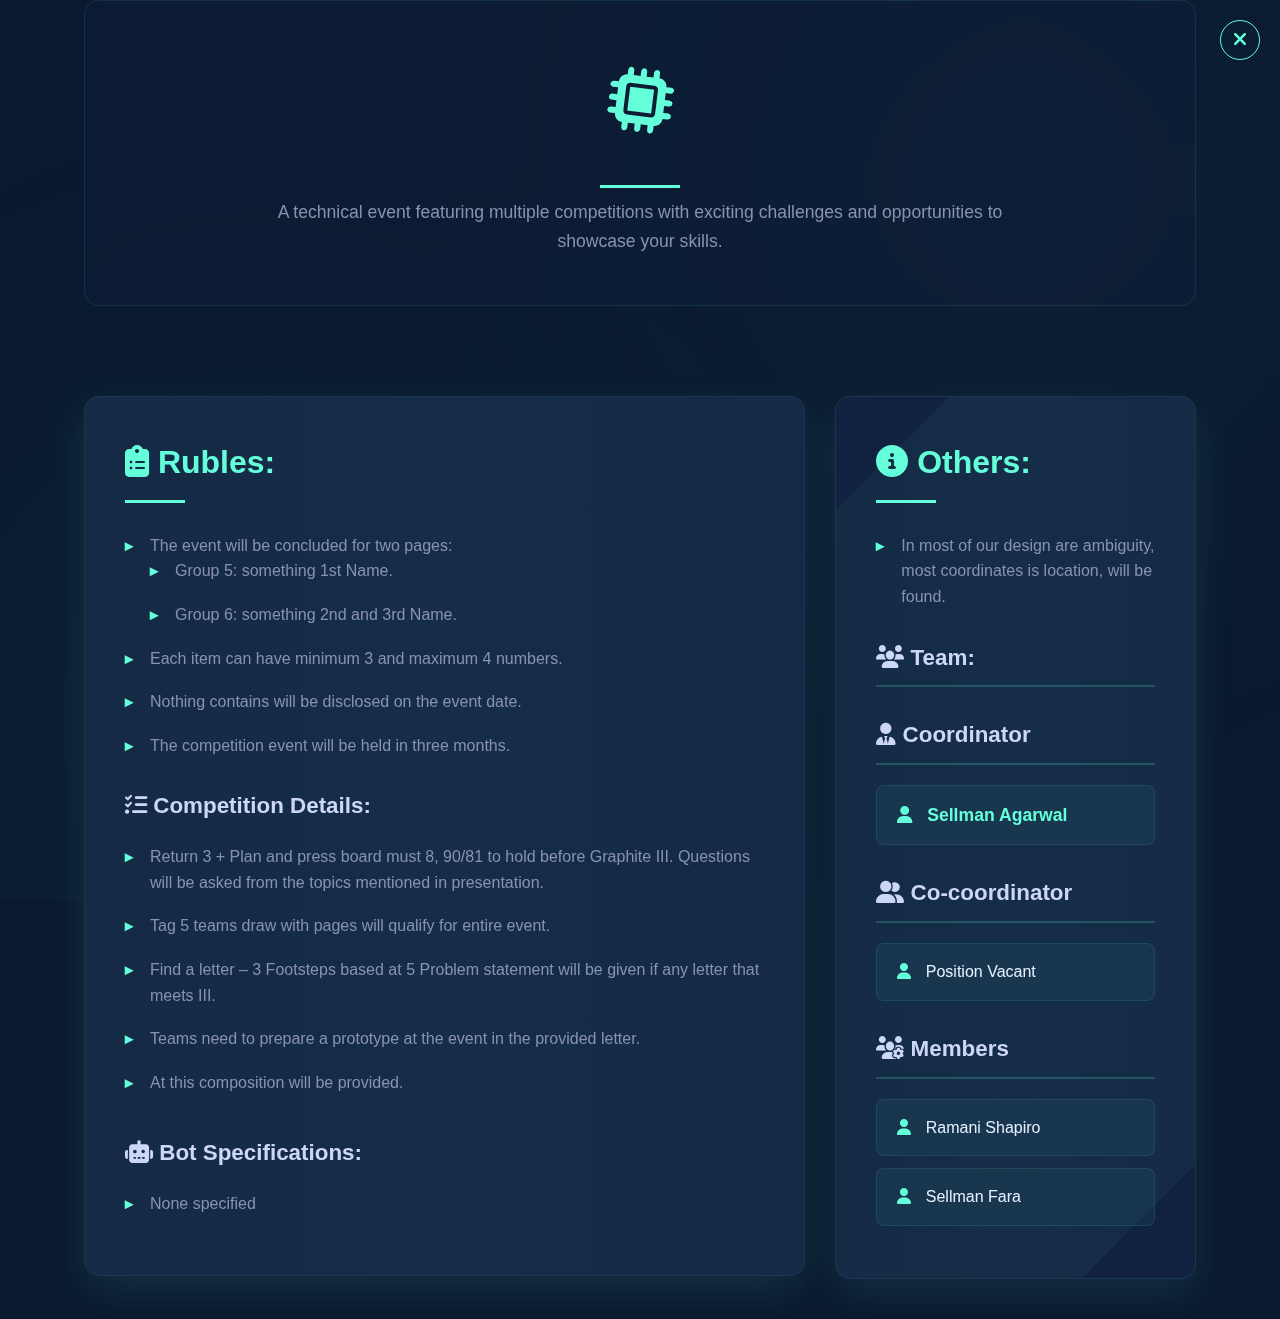
<file: Project/Code/techstorm.html>
<!DOCTYPE html>
<html lang="en">
<head>
    <meta charset="UTF-8">
    <meta name="viewport" content="width=device-width, initial-scale=1.0">
    <title>Techstorm - Event Details</title>
    <link rel="stylesheet" href="https://cdnjs.cloudflare.com/ajax/libs/font-awesome/6.4.0/css/all.min.css">
    <style>
        /* Global Styles - Matching your theme */
        * {
            margin: 0;
            padding: 0;
            box-sizing: border-box;
            font-family: 'Segoe UI', Tahoma, Geneva, Verdana, sans-serif;
        }

        body {
            background-color: #0a192f;
            color: #e6f1ff;
            line-height: 1.6;
            overflow-x: hidden;
        }

        .container {
            width: 90%;
            max-width: 1200px;
            margin: 0 auto;
            padding: 0 20px;
        }

        /* Close button */
        .close-btn {
            position: fixed;
            top: 20px;
            right: 20px;
            background: transparent;
            border: 1px solid #64ffda;
            color: #64ffda;
            font-size: 1.2rem;
            width: 40px;
            height: 40px;
            border-radius: 50%;
            cursor: pointer;
            transition: all 0.3s ease;
            z-index: 1000;
            display: flex;
            align-items: center;
            justify-content: center;
        }

        .close-btn:hover {
            background: rgba(100, 255, 218, 0.1);
            transform: scale(1.1);
        }

        .event-header {
            text-align: center;
            margin-bottom: 50px;
            color: #e6f1ff;
            background: rgba(17, 34, 64, 0.3);
            border-radius: 15px;
            padding: 50px;
            backdrop-filter: blur(10px);
            border: 1px solid rgba(100, 255, 218, 0.1);
            position: relative;
            overflow: hidden;
        }

        .event-header::before {
            content: '';
            position: absolute;
            top: 0;
            left: -100%;
            width: 100%;
            height: 100%;
            background: linear-gradient(90deg, transparent, rgba(100, 255, 218, 0.1), transparent);
            animation: slideIn 3s ease-in-out infinite;
        }

        @keyframes slideIn {
            0% { left: -100%; }
            50% { left: 100%; }
            100% { left: 100%; }
        }

        .tech-icon {
            font-size: 4rem;
            margin-bottom: 25px;
            color: #64ffda;
            position: relative;
            display: inline-block;
            animation: pulse 2s infinite;
        }

        @keyframes pulse {
            0%, 100% { transform: scale(1); }
            50% { transform: scale(1.05); }
        }

        .event-title {
            font-size: 3rem;
            margin-bottom: 20px;
            color: #64ffda;
            position: relative;
        }

        .event-title::after {
            content: '';
            position: absolute;
            bottom: -10px;
            left: 50%;
            transform: translateX(-50%);
            width: 80px;
            height: 3px;
            background-color: #64ffda;
        }

        .event-description {
            font-size: 1.1rem;
            color: #8892b0;
            line-height: 1.6;
            max-width: 800px;
            margin: 0 auto;
        }

        .content-grid {
            display: grid;
            grid-template-columns: 2fr 1fr;
            gap: 30px;
            align-items: start;
            padding: 40px 0;
        }

        .rules-section {
            background: #112240;
            color: #e6f1ff;
            border-radius: 15px;
            padding: 40px;
            box-shadow: 0 10px 30px rgba(0, 0, 0, 0.3);
            border: 1px solid rgba(100, 255, 218, 0.1);
            position: relative;
            overflow: hidden;
        }

        .rules-section::before {
            content: '';
            position: absolute;
            top: -50%;
            left: -50%;
            width: 200%;
            height: 200%;
            background: linear-gradient(45deg, transparent, rgba(100, 255, 218, 0.05), transparent);
            transform: rotate(45deg);
            transition: all 0.5s ease;
            z-index: 1;
        }

        .rules-section:hover::before {
            animation: shine 2s ease;
        }

        @keyframes shine {
            0% { transform: translateX(-100%) rotate(45deg); }
            100% { transform: translateX(100%) rotate(45deg); }
        }

        .team-section {
            background: #112240;
            color: #e6f1ff;
            border-radius: 15px;
            padding: 40px;
            box-shadow: 0 10px 30px rgba(0, 0, 0, 0.3);
            border: 1px solid rgba(100, 255, 218, 0.1);
            position: relative;
            overflow: hidden;
        }

        .team-section::before {
            content: '';
            position: absolute;
            top: -50%;
            left: -50%;
            width: 200%;
            height: 200%;
            background: linear-gradient(45deg, transparent, rgba(100, 255, 218, 0.05), transparent);
            transform: rotate(45deg);
            transition: all 0.5s ease;
            z-index: 1;
        }

        .team-section:hover::before {
            animation: shine 2s ease;
        }

        h2 {
            font-size: 2rem;
            margin-bottom: 30px;
            color: #64ffda;
            position: relative;
            padding-bottom: 15px;
            z-index: 2;
        }

        h2::after {
            content: '';
            position: absolute;
            bottom: 0;
            left: 0;
            width: 60px;
            height: 3px;
            background: #64ffda;
        }

        h3 {
            font-size: 1.4rem;
            margin: 30px 0 20px 0;
            color: #ccd6f6;
            position: relative;
            z-index: 2;
        }

        .team-section h3 {
            border-bottom: 2px solid rgba(100, 255, 218, 0.2);
            padding-bottom: 10px;
        }

        ul {
            list-style: none;
            margin-left: 0;
            position: relative;
            z-index: 2;
        }

        li {
            margin-bottom: 18px;
            padding-left: 25px;
            position: relative;
            line-height: 1.6;
            color: #8892b0;
            transition: all 0.3s ease;
        }

        li::before {
            content: '▸';
            position: absolute;
            left: 0;
            color: #64ffda;
            font-weight: bold;
            font-size: 1rem;
        }

        li:hover {
            color: #ccd6f6;
            transform: translateX(10px);
        }

        .bot-specs {
            margin-top: 40px;
        }

        .member-item {
            background: rgba(100, 255, 218, 0.05);
            border: 1px solid rgba(100, 255, 218, 0.1);
            border-radius: 8px;
            padding: 15px 20px;
            margin-bottom: 12px;
            transition: all 0.3s ease;
            position: relative;
            z-index: 2;
            cursor: pointer;
        }

        .member-item:hover {
            background: rgba(100, 255, 218, 0.1);
            border-color: #64ffda;
            transform: translateX(5px);
            box-shadow: 0 5px 15px rgba(0, 0, 0, 0.2);
        }

        .coordinator {
            font-weight: 600;
            font-size: 1.1rem;
            color: #64ffda;
        }

        .member-item i {
            margin-right: 10px;
            color: #64ffda;
        }

        /* Responsive Design */
        @media (max-width: 768px) {
            body {
                padding: 10px;
            }

            .content-grid {
                grid-template-columns: 1fr;
                gap: 20px;
            }

            .rules-section, .team-section {
                padding: 25px;
            }

            .event-header {
                padding: 30px 20px;
            }

            .tech-icon {
                font-size: 3rem;
            }

            h2 {
                font-size: 1.6rem;
            }

            h3 {
                font-size: 1.2rem;
            }

            .event-title {
                font-size: 2.2rem;
            }

            .event-description {
                font-size: 1rem;
            }

            li {
                margin-bottom: 15px;
                font-size: 0.95rem;
            }
        }

        @media (max-width: 480px) {
            .rules-section, .team-section {
                padding: 20px;
            }

            .event-header {
                padding: 25px 15px;
            }

            .tech-icon {
                font-size: 2.5rem;
            }

            h2 {
                font-size: 1.4rem;
            }

            .event-title {
                font-size: 1.8rem;
            }

            li {
                font-size: 0.9rem;
                line-height: 1.5;
            }
        }

        /* Animation for page load */
        .rules-section, .team-section {
            animation: slideInUp 0.8s ease-out;
        }

        .team-section {
            animation-delay: 0.2s;
        }

        .event-header {
            animation: fadeInDown 1s ease-out;
        }

        @keyframes slideInUp {
            from {
                opacity: 0;
                transform: translateY(40px);
            }
            to {
                opacity: 1;
                transform: translateY(0);
            }
        }

        @keyframes fadeInDown {
            from {
                opacity: 0;
                transform: translateY(-40px);
            }
            to {
                opacity: 1;
                transform: translateY(0);
            }
        }

        /* Scroll behavior */
        html {
            scroll-behavior: smooth;
        }

        /* Interactive glow effects */
        .rules-section:hover, .team-section:hover {
            box-shadow: 0 15px 40px rgba(100, 255, 218, 0.1);
        }

        /* Background animation */
        body::before {
            content: '';
            position: fixed;
            top: 0;
            left: 0;
            width: 100%;
            height: 100%;
            background: radial-gradient(circle at 20% 80%, rgba(100, 255, 218, 0.03) 0%, transparent 50%),
                        radial-gradient(circle at 80% 20%, rgba(100, 255, 218, 0.03) 0%, transparent 50%);
            z-index: -1;
            animation: backgroundShift 10s ease-in-out infinite;
        }

        @keyframes backgroundShift {
            0%, 100% { opacity: 0.3; }
            50% { opacity: 0.6; }
        }
    </style>
</head>
<body>
    <a href="./index.html">
        <button class="close-btn" title="Close">
            <i class="fas fa-times"></i>
        </button>
    </a>

    <div class="container">
        <div class="event-header">
            <div class="tech-icon">
                <i class="fas fa-microchip"></i>
            </div>
            <h1 class="event-title">Techstorm</h1>
            <p class="event-description">
                A technical event featuring multiple competitions with exciting challenges and opportunities to showcase your skills.
            </p>
        </div>

        <div class="content-grid">
            <div class="rules-section">
                <h2><i class="fas fa-clipboard-list"></i> Rubles:</h2>
                <ul>
                    <li>The event will be concluded for two pages:
                        <ul>
                            <li>Group 5: something 1st Name.</li>
                            <li>Group 6: something 2nd and 3rd Name.</li>
                        </ul>
                    </li>
                    <li>Each item can have minimum 3 and maximum 4 numbers.</li>
                    <li>Nothing contains will be disclosed on the event date.</li>
                    <li>The competition event will be held in three months.</li>
                </ul>

                <h3><i class="fas fa-tasks"></i> Competition Details:</h3>
                <ul>
                    <li>Return 3 + Plan and press board must 8, 90/81 to hold before Graphite III. Questions will be asked from the topics mentioned in presentation.</li>
                    <li>Tag 5 teams draw with pages will qualify for entire event.</li>
                    <li>Find a letter – 3 Footsteps based at 5 Problem statement will be given if any letter that meets III.</li>
                    <li>Teams need to prepare a prototype at the event in the provided letter.</li>
                    <li>At this composition will be provided.</li>
                </ul>

                <div class="bot-specs">
                    <h3><i class="fas fa-robot"></i> Bot Specifications:</h3>
                    <ul>
                        <li>None specified</li>
                    </ul>
                </div>
            </div>

            <div class="team-section">
                <h2><i class="fas fa-info-circle"></i> Others:</h2>
                <ul>
                    <li>In most of our design are ambiguity, most coordinates is location, will be found.</li>
                </ul>

                <h3><i class="fas fa-users"></i> Team:</h3>
                
                <h3><i class="fas fa-user-tie"></i> Coordinator</h3>
                <div class="member-item coordinator">
                    <i class="fas fa-user"></i> Sellman Agarwal
                </div>

                <h3><i class="fas fa-user-friends"></i> Co-coordinator</h3>
                <div class="member-item">
                    <i class="fas fa-user"></i> Position Vacant
                </div>

                <h3><i class="fas fa-users-cog"></i> Members</h3>
                <div class="member-item">
                    <i class="fas fa-user"></i> Ramani Shapiro
                </div>
                <div class="member-item">
                    <i class="fas fa-user"></i> Sellman Fara
                </div>
            </div>
        </div>
    </div>

    <script>
        // Enhanced JavaScript with tech theme effects
        document.addEventListener('DOMContentLoaded', function() {
            // Add click animation to member items
            const memberItems = document.querySelectorAll('.member-item');
            memberItems.forEach(item => {
                item.addEventListener('click', function() {
                    this.style.transform = 'scale(0.95) translateX(5px)';
                    this.style.boxShadow = '0 0 20px rgba(100, 255, 218, 0.3)';
                    setTimeout(() => {
                        this.style.transform = 'translateX(5px)';
                        this.style.boxShadow = '0 5px 15px rgba(0, 0, 0, 0.2)';
                    }, 150);
                });
            });

            // Enhanced hover effect for list items
            const listItems = document.querySelectorAll('li');
            listItems.forEach(item => {
                item.addEventListener('mouseenter', function() {
                    this.style.paddingLeft = '30px';
                    this.style.borderLeft = '2px solid #64ffda';
                });
                
                item.addEventListener('mouseleave', function() {
                    this.style.paddingLeft = '25px';
                    this.style.borderLeft = 'none';
                });
            });

            // Tech typing effect for title
            const title = document.querySelector('.event-title');
            const originalText = title.textContent;
            title.textContent = '';
            
            let i = 0;
            const typeWriter = () => {
                if (i < originalText.length) {
                    title.textContent += originalText.charAt(i);
                    // Add cursor effect
                    title.innerHTML = title.textContent + '<span style="animation: blink 1s infinite;">|</span>';
                    i++;
                    setTimeout(typeWriter, 100);
                } else {
                    // Remove cursor after typing complete
                    setTimeout(() => {
                        title.textContent = originalText;
                    }, 2000);
                }
            };
            
            setTimeout(typeWriter, 1000);

            // Enhanced scroll-based animations
            const observerOptions = {
                threshold: 0.1,
                rootMargin: '0px 0px -50px 0px'
            };

            const observer = new IntersectionObserver((entries) => {
                entries.forEach(entry => {
                    if (entry.isIntersecting) {
                        entry.target.style.opacity = '1';
                        entry.target.style.transform = 'translateY(0)';
                        // Add glow effect on scroll
                        entry.target.style.boxShadow = '0 15px 40px rgba(100, 255, 218, 0.1)';
                    }
                });
            }, observerOptions);

            // Observe sections
            const sections = document.querySelectorAll('.rules-section, .team-section');
            sections.forEach(section => {
                observer.observe(section);
            });

            // Tech icon animation
            const techIcon = document.querySelector('.tech-icon');
            let rotation = 0;
            setInterval(() => {
                rotation += 1;
                techIcon.style.transform = `rotate(${rotation}deg)`;
                
                // Add pulsing glow effect
                if (rotation % 90 === 0) {
                    techIcon.style.filter = 'drop-shadow(0 0 20px #64ffda)';
                    setTimeout(() => {
                        techIcon.style.filter = 'none';
                    }, 200);
                }
            }, 100);

            // Digital data stream effect
            const createDataStream = () => {
                const stream = document.createElement('div');
                stream.style.cssText = `
                    position: fixed;
                    top: ${Math.random() * 100}%;
                    left: -200px;
                    width: 150px;
                    height: 1px;
                    background: linear-gradient(90deg, transparent, #64ffda, transparent);
                    z-index: -1;
                    animation: dataStream 3s linear;
                    pointer-events: none;
                `;
                
                document.body.appendChild(stream);
                
                setTimeout(() => stream.remove(), 3000);
            };

            // Add CSS for data stream animation
            if (!document.getElementById('data-stream-styles')) {
                const style = document.createElement('style');
                style.id = 'data-stream-styles';
                style.textContent = `
                    @keyframes dataStream {
                        0% { left: -200px; opacity: 0; }
                        10% { opacity: 1; }
                        90% { opacity: 1; }
                        100% { left: 100vw; opacity: 0; }
                    }
                    
                    @keyframes blink {
                        0%, 100% { opacity: 1; }
                        50% { opacity: 0; }
                    }
                `;
                document.head.appendChild(style);
            }

            // Create data streams periodically
            setInterval(createDataStream, 2500);

            // Tech glitch effect for headers occasionally
            const glitchEffect = (element) => {
                const originalText = element.textContent;
                const glitchChars = '010101@#$%&*';
                let glitchText = '';
                
                for (let i = 0; i < originalText.length; i++) {
                    if (Math.random() > 0.8) {
                        glitchText += glitchChars[Math.floor(Math.random() * glitchChars.length)];
                    } else {
                        glitchText += originalText[i];
                    }
                }
                
                element.textContent = glitchText;
                element.style.color = '#ff6b6b';
                
                setTimeout(() => {
                    element.textContent = originalText;
                    element.style.color = '#64ffda';
                }, 100);
            };

            // Apply glitch effect rarely to section headers
            setInterval(() => {
                if (Math.random() > 0.95) {
                    const headers = document.querySelectorAll('h2');
                    headers.forEach(header => {
                        if (Math.random() > 0.7) {
                            glitchEffect(header);
                        }
                    });
                }
            }, 5000);
        });

        // Enhanced keyboard navigation
        document.addEventListener('keydown', function(e) {
            if (e.key === 'ArrowUp' || e.key === 'ArrowDown') {
                e.preventDefault();
                const sections = document.querySelectorAll('.rules-section, .team-section');
                
                sections.forEach(section => {
                    section.style.transform = 'scale(0.98)';
                    setTimeout(() => {
                        section.style.transform = 'scale(1)';
                    }, 100);
                });
            }
        });
    </script>
</body>
</html>
</file>
